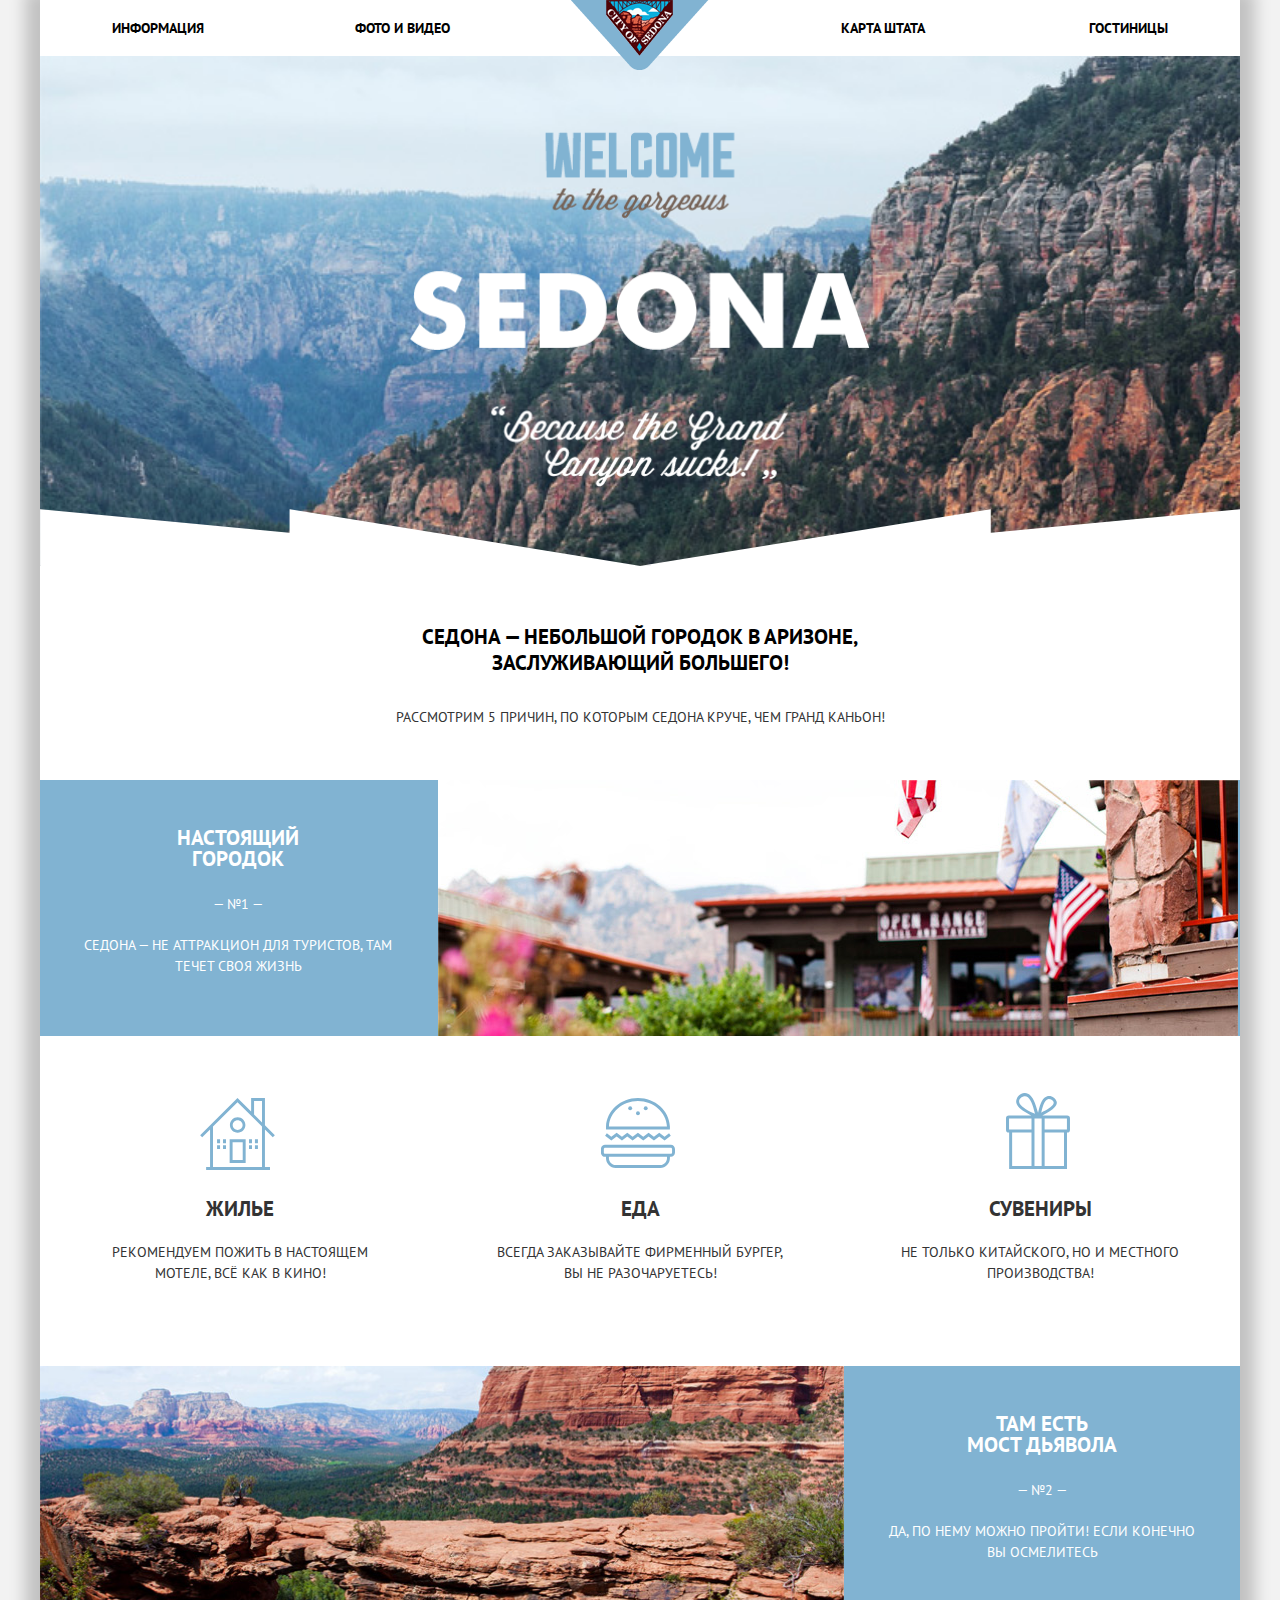
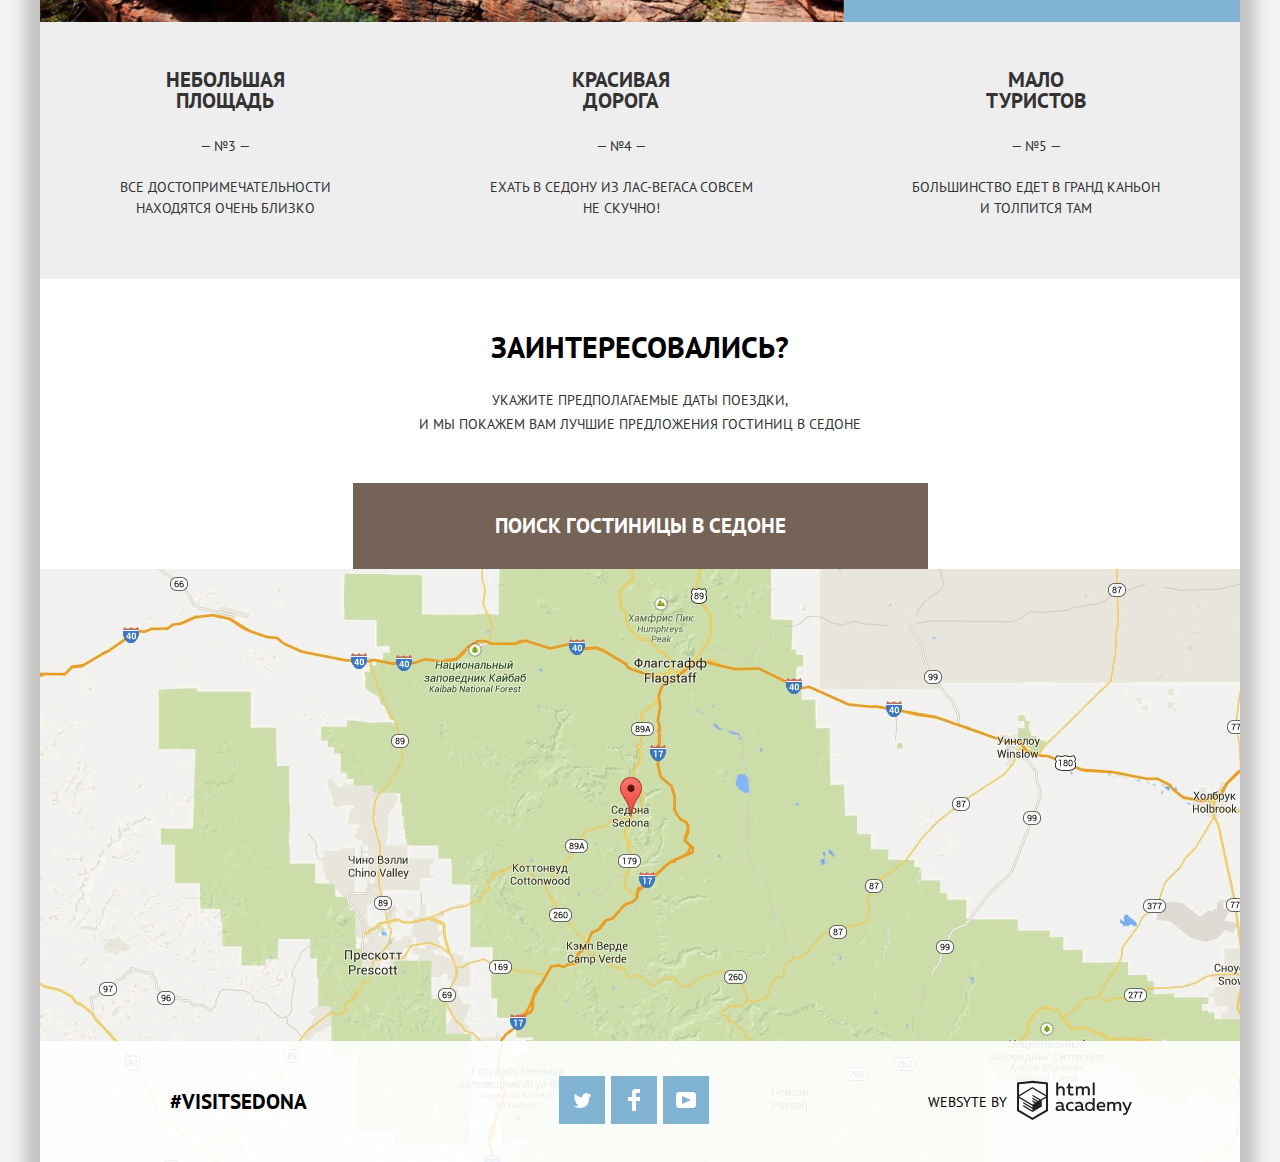
<file: index.html>
<!DOCTYPE html>
<html lang="ru">
  <head>
    <meta charset="UTF-8">
    <title>Sedona</title>
    <link href="https://fonts.googleapis.com/css?family=PT+Sans:400,700&amp;subset=latin,cyrillic" rel="stylesheet">
    <link href="css/normalize.css" rel="stylesheet">
    <link href="css/style.css" rel="stylesheet">
  </head>
  <body>
    <div class="wrapper-shadow">
      <header class="main-header">
        <nav class="main-navigation">
          <a class="main-header-logo">
            <img src="img/logo.png"  width="138" height="70" alt="Логотип Седоны">
          </a>
          <ul class="site-navigation">
            <li class="site-navigation-item">
              <a href="info.html">Информация</a>
            </li>
            <li class="site-navigation-item">
              <a href="foto-video.html">Фото и видео</a>
            </li>
            <li class="site-navigation-item">
              <a href="map.html">Карта штата</a>
            </li>
            <li class="site-navigation-item">
              <a href="hotels.html">Гостиницы</a>
            </li>
          </ul>
        </nav>
      </header>
      <main>
        <h1 class="visually-hidden">Седона</h1>
        <div class="invitation">
          <img class="main-photo" src="img/welcome.png"  width="460" height="355" alt="Welcome to Sedona">
        </div>
        <div class="entry">
          <p class="intro">Седона — небольшой городок в Аризоне,<br>
            заслуживающий большего!
          </p>
          <p class="caption">Рассмотрим 5 причин, по которым Седона круче, чем гранд каньон!
          </p>
        </div>
        <section class="features">
          <h2 class="visually-hidden">Преимущества</h2>
          <ul class="features-list">
            <li class="features-item feature-city">
              <div class="description">
                <h3 class="feature-title">Настоящий<br>
                  городок
                </h3>
                <span class="number">— №1 —</span>
                <p class="definition">Седона — не аттракцион для туристов,
                  там течет своя жизнь
                </p>
              </div>
              <div class="portrait portrait-1">
                <img src="img/city-768.jpg" width="800" height="400" alt="Городок">
              </div>
            </li>
            <li class="offers-list">
              <div class="offers-item">
                <h3 class="offer-title offer-house">Жилье</h3>
                <p class="offer-reclame">Рекомендуем пожить в настоящем<br>
                  мотеле, всё как в кино!
                </p>
              </div>
              <div class="offers-item">
                <h3 class="offer-title offer-food">Еда</h3>
                <p class="offer-reclame">Всегда заказывайте фирменный бургер,<br>
                  вы не разочаруетесь!
                </p>
              </div>
              <div class="offers-item">
                <h3 class="offer-title offer-souvenirs">Сувениры</h3>
                <p class="offer-reclame">Не только китайского, но и местного<br>
                  производства!
                </p>
              </div>
            </li>
            <li class="features-item feature-bridge">
              <div class="description">
                <h3 class="feature-title">Там есть<br>
                  мост дьявола
                </h3>
                <span class="number">— №2 —</span>
                <p class="definition">Да, по нему можно пройти! Если конечно<br>
                  вы осмелитесь
                </p>
              </div>
              <div>
                <img class="portrait portrait-2" src="img/bridge-768.jpg"  width="800" height="400" alt="Мост">
              </div>
            </li>
            <li class="features-item add-on">
              <div class="feature-square">
                <div class="description">
                  <h3 class="feature-title">Небольшая<br>
                    площадь
                  </h3>
                  <span class="number">— №3 —</span>
                  <p class="definition">Все достопримечательности<br>
                    находятся очень близко
                  </p>
                </div>
              </div>
              <div class="feature-road">
                <div class="description">
                  <h3 class="feature-title">Красивая<br>
                    дорога
                  </h3>
                  <span class="number">— №4 —</span>
                  <p class="definition">Ехать в Седону из Лас-Вегаса совсем<br>
                    не скучно!
                  </p>
                </div>
              </div>
              <div class="feature-tourist">
                <div class="description">
                  <h3 class="feature-title">Мало<br>
                    туристов
                  </h3>
                  <span class="number">— №5 —</span>
                  <p class="definition">Большинство едет в Гранд Каньон<br>
                    и толпится там
                  </p>
                </div>
              </div>
            </li>
          </ul>
        </section>
        <section class="modal-data-current">
          <h2 class="modal-title">Заинтересовались?</h2>
          <p class="modal-tip">Укажите предполагаемые даты поездки,<br>
            и мы покажем вам лучшие предложения гостиниц в Седоне
          </p>
          <a class="button modal-close" href="form.html">
          <span class="visually-hidden">Открыть форму</span>
          Поиск гостиницы в Седоне
          </a>
          <form class="modal modal-show" action="https://echo.htmlacademy.ru" method="get">
            <div class="date-selection">
              <div class="modal-form-group arrival">
                <label for="arrival-date">Дата заезда:</label>
                <input class="select-arrival" id="arrival-date" type="text" name="arrival-date" value="" placeholder="24 апреля 2017">
                <button class="calendar" type="button">
                  <span class="visually-hidden">Выбрать дату заезда</span>
                  <svg xmlns="http://www.w3.org/2000/svg" width="21" height="22" viewBox="0 0 21 22">
                    <path d="M19.251 2.025h-2.845V.648c0-.381-.294-.689-.656-.689-.363 0-.656.308-.656.689v1.377h-3.938V.648c0-.381-.294-.689-.655-.689-.363 0-.657.308-.657.689v1.377H5.906V.648c0-.381-.294-.689-.656-.689-.363 0-.657.308-.657.689v1.377H1.75C.784 2.025 0 2.847 0 3.862v16.302C0 21.179.784 22 1.75 22h17.501c.966 0 1.749-.821 1.749-1.836V3.862c0-1.015-.783-1.837-1.749-1.837zm.437 18.139a.448.448 0 0 1-.437.459H1.75a.45.45 0 0 1-.438-.459V3.862a.45.45 0 0 1 .438-.459h2.844v1.378c0 .381.294.689.657.689.362 0 .656-.308.656-.689V3.403h3.938v1.378c0 .381.294.689.657.689.361 0 .655-.308.655-.689V3.403h3.938v1.378c0 .381.293.689.656.689.362 0 .656-.308.656-.689V3.403h2.845c.241 0 .437.206.437.459v16.302z"/>
                    <path d="M4.594 8.225h2.625v2.066H4.594zM4.594 11.668h2.625v2.067H4.594zM4.594 15.112h2.625v2.066H4.594zM9.188 15.112h2.625v2.066H9.188zM9.188 11.668h2.625v2.067H9.188zM9.188 8.225h2.625v2.066H9.188zM13.781 15.112h2.625v2.066h-2.625zM13.781 11.668h2.625v2.067h-2.625zM13.781 8.225h2.625v2.066h-2.625z"/>
                  </svg>
                </button>
              </div>
              <div class="modal-form-group departure">
                <label for="departure-date">Дата выезда:</label>
                <input class="select-departure" id="departure-date" type="text" name="departure-date" value="" placeholder="4 июля 2017">
                <button class="calendar" type="button">
                  <span class="visually-hidden">Выбрать дату выезда</span>
                  <svg xmlns="http://www.w3.org/2000/svg" width="21" height="22" viewBox="0 0 21 22">
                    <path d="M19.251 2.025h-2.845V.648c0-.381-.294-.689-.656-.689-.363 0-.656.308-.656.689v1.377h-3.938V.648c0-.381-.294-.689-.655-.689-.363 0-.657.308-.657.689v1.377H5.906V.648c0-.381-.294-.689-.656-.689-.363 0-.657.308-.657.689v1.377H1.75C.784 2.025 0 2.847 0 3.862v16.302C0 21.179.784 22 1.75 22h17.501c.966 0 1.749-.821 1.749-1.836V3.862c0-1.015-.783-1.837-1.749-1.837zm.437 18.139a.448.448 0 0 1-.437.459H1.75a.45.45 0 0 1-.438-.459V3.862a.45.45 0 0 1 .438-.459h2.844v1.378c0 .381.294.689.657.689.362 0 .656-.308.656-.689V3.403h3.938v1.378c0 .381.294.689.657.689.361 0 .655-.308.655-.689V3.403h3.938v1.378c0 .381.293.689.656.689.362 0 .656-.308.656-.689V3.403h2.845c.241 0 .437.206.437.459v16.302z"/>
                    <path d="M4.594 8.225h2.625v2.066H4.594zM4.594 11.668h2.625v2.067H4.594zM4.594 15.112h2.625v2.066H4.594zM9.188 15.112h2.625v2.066H9.188zM9.188 11.668h2.625v2.067H9.188zM9.188 8.225h2.625v2.066H9.188zM13.781 15.112h2.625v2.066h-2.625zM13.781 11.668h2.625v2.067h-2.625zM13.781 8.225h2.625v2.066h-2.625z"/>
                  </svg>
                </button>
              </div>
              <div class="input-wrapper">
                <div class="modal-form-group">
                  <label for="adults">Взрослые:</label>
                  <div class="adults">
                    <button class="minus" type="button">
                      <span class="visually-hidden">Убавить</span>
                    </button>
                    <input class="select-adults" id="adults" type="text" name="adults" value="" placeholder="2">
                    <button class="plus" type="button">
                      <span class="visually-hidden">Добавить</span>
                    </button>
                  </div>
                </div>
                <div class="modal-form-group">
                  <label for="children">Дети:</label>
                  <div class="child">
                    <button class="minus" type="button">
                      <span class="visually-hidden">Убавить</span>
                    </button>
                    <input class="select-child" id="children" type="text" name="children" value="" placeholder="0">
                    <button class="plus" type="button">
                      <span class="visually-hidden">Добавить</span>
                    </button>
                  </div>
                </div>
              </div>
              <button class="button search" type="submit">Найти</button>
            </div>
          </form>
        </section>
        <section class="map">
          <h2 class="visually-hidden">Как до нас добраться</h2>
          <iframe class="interactive-map" src="https://www.google.com/maps/embed?pb=!1m18!1m12!1m3!1d608767.4521185086!2d-112.50687434912003!3d35.02525528087338!2m3!1f0!2f0!3f0!3m2!1i1024!2i768!4f13.1!3m3!1m2!1s0x872da132f942b00d%3A0x5548c523fa6c8efd!2z0KHQtdC00L7QvdCwLCDQkNGA0LjQt9C-0L3QsCA4NjMzNiwg0KHQqNCQ!5e0!3m2!1sru!2sru!4v1530253724394"  width="1200" height="593" allowfullscreen>
          </iframe>
          <img src="img/map.png"  width="1200" height="593" alt="Карта">
        </section>
      </main>
      <footer class="main-footer">
        <div class="main-page footer-wrapper">
          <span class="inviting">#visitsedona</span>
          <div class="social">
            <ul class="social-list">
              <li>
                <a class="social-btn" href="#twitter">
                  <span class="visually-hidden">Твиттер</span>
                  <svg xmlns="http://www.w3.org/2000/svg" xmlns:xlink="http://www.w3.org/1999/xlink" width="17" height="15" viewBox="0 0 17 15">
                    <path fill="#FFF" d="M10.95.144c1.685-.496 2.984.27 3.577 1.179.673-.231 1.331-.481 2.011-.708a2.345 2.345 0 0 1-.857 1.768c.685.17 1.304-.491 1.304-.491-.169 1-1.006 1.788-1.563 2.024-.231 6.75-3.175 11.217-10.077 11.082h-.446c-.41 0-4.164-.46-4.898-1.887 2.271.196 3.893-.422 4.693-1.177-.96-.3-2.679-.477-2.979-2.95.349.106.564.228 1.19.119C1.705 8.247.374 7.53.448 5.33c.285.328 1.067.536 1.34.472C1.085 5.561-.182 2.442.894.85c1.818 1.854 3.735 3.606 7.152 3.773C8.254 2.33 9.183.793 10.95.144z"/>
                  </svg>
                </a>
              </li>
              <li>
                <a class="social-btn" href="#fb">
                  <span class="visually-hidden">Фейсбук</span>
                  <svg xmlns="http://www.w3.org/2000/svg" width="12" height="22" viewBox="0 0 12 22">
                    <path fill="#FFF" d="M12 4V0H8a4 4 0 0 0-4 4v4H0v4h4v10h4V12h4V8H8V4h4z"/>
                  </svg>
                </a>
              </li>
              <li>
                <a class="social-btn" href="#youtube">
                  <span class="visually-hidden">Ютуб</span>
                  <svg xmlns="http://www.w3.org/2000/svg" xmlns:xlink="http://www.w3.org/1999/xlink" width="20" height="16" viewBox="0 0 20 16">
                    <path fill="#FFF" d="M17 0H3C1.35 0 0 1.35 0 3v10c0 1.65 1.35 3 3 3h14c1.65 0 3-1.35 3-3V3c0-1.65-1.35-3-3-3zM6.027 11.998V4.002L15.014 8l-8.987 3.998z"/>
                  </svg>
                </a>
              </li>
            </ul>
          </div>
          <div class="footer-copyright">
            <span class="copyright">websyte by</span>
            <a class="link" href="https://htmlacademy.ru/intensive/htmlcss" >
              <svg id="Layer_1" data-name="Layer 1" xmlns="http://www.w3.org/2000/svg"  width="115" height="41" viewBox="0 0 108.08 36.85">
                <title>Логотип htmlacademy</title>
                <path d="M44.61,26.88a2,2,0,0,0,.55-0.1v1.33a3.25,3.25,0,0,1-1.18.21,1.67,1.67,0,0,1-1.67-1,4.84,4.84,0,0,1-3.14,1.08c-1.51,0-2.91-.83-2.91-2.55,0-2.13,2-2.79,3.71-2.79a11.08,11.08,0,0,1,2.17.25v-0.3c0-1-.76-1.77-2.19-1.77a7.42,7.42,0,0,0-3,.64v-1.7a10.21,10.21,0,0,1,3.19-.55c2.36,0,3.81,1.12,3.81,3.65v3a0.54,0.54,0,0,0,.49.59h0.17Zm-6.44-1.13A1.35,1.35,0,0,0,39.63,27h0.11a3.39,3.39,0,0,0,2.41-1V24.58a9.72,9.72,0,0,0-1.81-.21c-1,0-2.16.33-2.16,1.38h0Zm12.36-6.11a5,5,0,0,1,2.57.64V22a4.08,4.08,0,0,0-2.3-.7,2.75,2.75,0,1,0,0,5.49,5,5,0,0,0,2.43-.64v1.71a6.27,6.27,0,0,1-2.76.57A4.21,4.21,0,0,1,46,24.51q0-.21,0-0.41a4.32,4.32,0,0,1,4.18-4.46h0.38Zm12.17,7.24a2,2,0,0,0,.55-0.1v1.33a3.25,3.25,0,0,1-1.18.21,1.67,1.67,0,0,1-1.67-1,4.84,4.84,0,0,1-3.14,1.08c-1.51,0-2.91-.83-2.91-2.55,0-2.13,2-2.79,3.71-2.79a11.08,11.08,0,0,1,2.17.25v-0.3c0-1-.76-1.77-2.19-1.77a7.42,7.42,0,0,0-3,.64v-1.7a10.21,10.21,0,0,1,3.19-.55c2.36,0,3.81,1.12,3.81,3.65v3a0.54,0.54,0,0,0,.49.59h0.17Zm-6.44-1.13A1.35,1.35,0,0,0,57.73,27h0.11a3.39,3.39,0,0,0,2.41-1V24.58a9.72,9.72,0,0,0-1.81-.21c-1.06,0-2.16.33-2.16,1.38h0ZM73,16V28.2H71.35V26.88a3.88,3.88,0,0,1-3.19,1.54,4.4,4.4,0,0,1,0-8.78,3.81,3.81,0,0,1,3,1.3V16H73Zm-4.53,5.22a2.76,2.76,0,1,0,0,5.52A2.86,2.86,0,0,0,71.15,25V23A2.91,2.91,0,0,0,68.49,21.27ZM79,19.64c3.31,0,4.46,2.68,3.92,5.09H76.7c0.21,1.5,1.67,2.11,3.19,2.11a6.11,6.11,0,0,0,2.64-.59v1.6a7.14,7.14,0,0,1-3,.57C77,28.42,74.78,27,74.78,24a4.18,4.18,0,0,1,4-4.39H79Zm0.09,1.54a2.28,2.28,0,0,0-2.44,2.1v0.06H81.3A2,2,0,0,0,79.13,21.18Zm5.73,7V19.87h1.65v1a3.81,3.81,0,0,1,2.78-1.27A2.86,2.86,0,0,1,91.89,21a4.12,4.12,0,0,1,2.91-1.33A3.06,3.06,0,0,1,98,23V28.2h-1.9V23.05a1.59,1.59,0,0,0-1.42-1.75H94.42a2.8,2.8,0,0,0-2.07,1.12V28.2h-1.9V23.05A1.59,1.59,0,0,0,89,21.31H88.8a3,3,0,0,0-2.21,1.29v5.63H84.86Zm21.31-8.33h1.9l-3.91,9.46c-0.9,2.17-2.09,2.86-3.35,2.86a4.76,4.76,0,0,1-1.1-.14V30.46a2.86,2.86,0,0,0,.85.12c0.9,0,1.58-.64,2.07-1.9l0.17-.42-4-8.4h2l2.86,6.29ZM38.73,1.46V6.22a3.81,3.81,0,0,1,2.7-1.14,3.25,3.25,0,0,1,3.44,3.4v5.15H43V8.72a1.81,1.81,0,0,0-1.61-2h-0.3a2.93,2.93,0,0,0-2.32,1.39v5.52h-1.9V1.46h1.9ZM49.94,2.31v3h3V6.91h-3v3.81c0,1.1.5,1.46,1.58,1.46a4.49,4.49,0,0,0,1.69-.33v1.6A6.8,6.8,0,0,1,51,13.8a2.55,2.55,0,0,1-2.86-2.74V6.89H46.58V5.26h1.5V2.74Zm5.4,11.31V5.28H57v1A3.81,3.81,0,0,1,59.77,5a2.86,2.86,0,0,1,2.6,1.33A4.12,4.12,0,0,1,65.28,5,3.06,3.06,0,0,1,68.44,8.4v5.21h-1.9V8.46a1.59,1.59,0,0,0-1.42-1.75H64.89a2.8,2.8,0,0,0-2.07,1.12v5.78h-1.9V8.46A1.59,1.59,0,0,0,59.5,6.71H59.27A3,3,0,0,0,57.06,8v5.63H55.34ZM71.17,1.45H73V13.6H71.17V1.45ZM14.71,0H14.55L0,1.54V28.21l14.55,8.66,14.55-8.66V1.54Zm12.5,27.1L14.55,34.64,1.9,27.12V16.18l12.59,7.5V25L5.86,19.9v1.31l8.68,5.21v1.39L5.87,22.65V24l8.68,5.21,8.75-5.24V18.31L27.2,16V27.12Zm0-12.53-3.48,2-1.6,1L14.51,13v1.31L21,18.23H21l-0.14.09-1,.54-5.37-3.2V17l4.24,2.52-1,.67-3.2-1.9v1.31l2.1,1.24L14.5,22.1,2,14.65,14.51,7.11Zm0-1.32L14.49,5.76,1.91,13.25v-10L14.56,1.92,27.21,3.25v10h0Z" transform="translate(0 -0.02)" fill="#231f20"/>
              </svg>
            </a>
          </div>
        </div>
      </footer>
    </div>
    <script src="js/file.min.js"></script>
  </body>
</html>
</file>
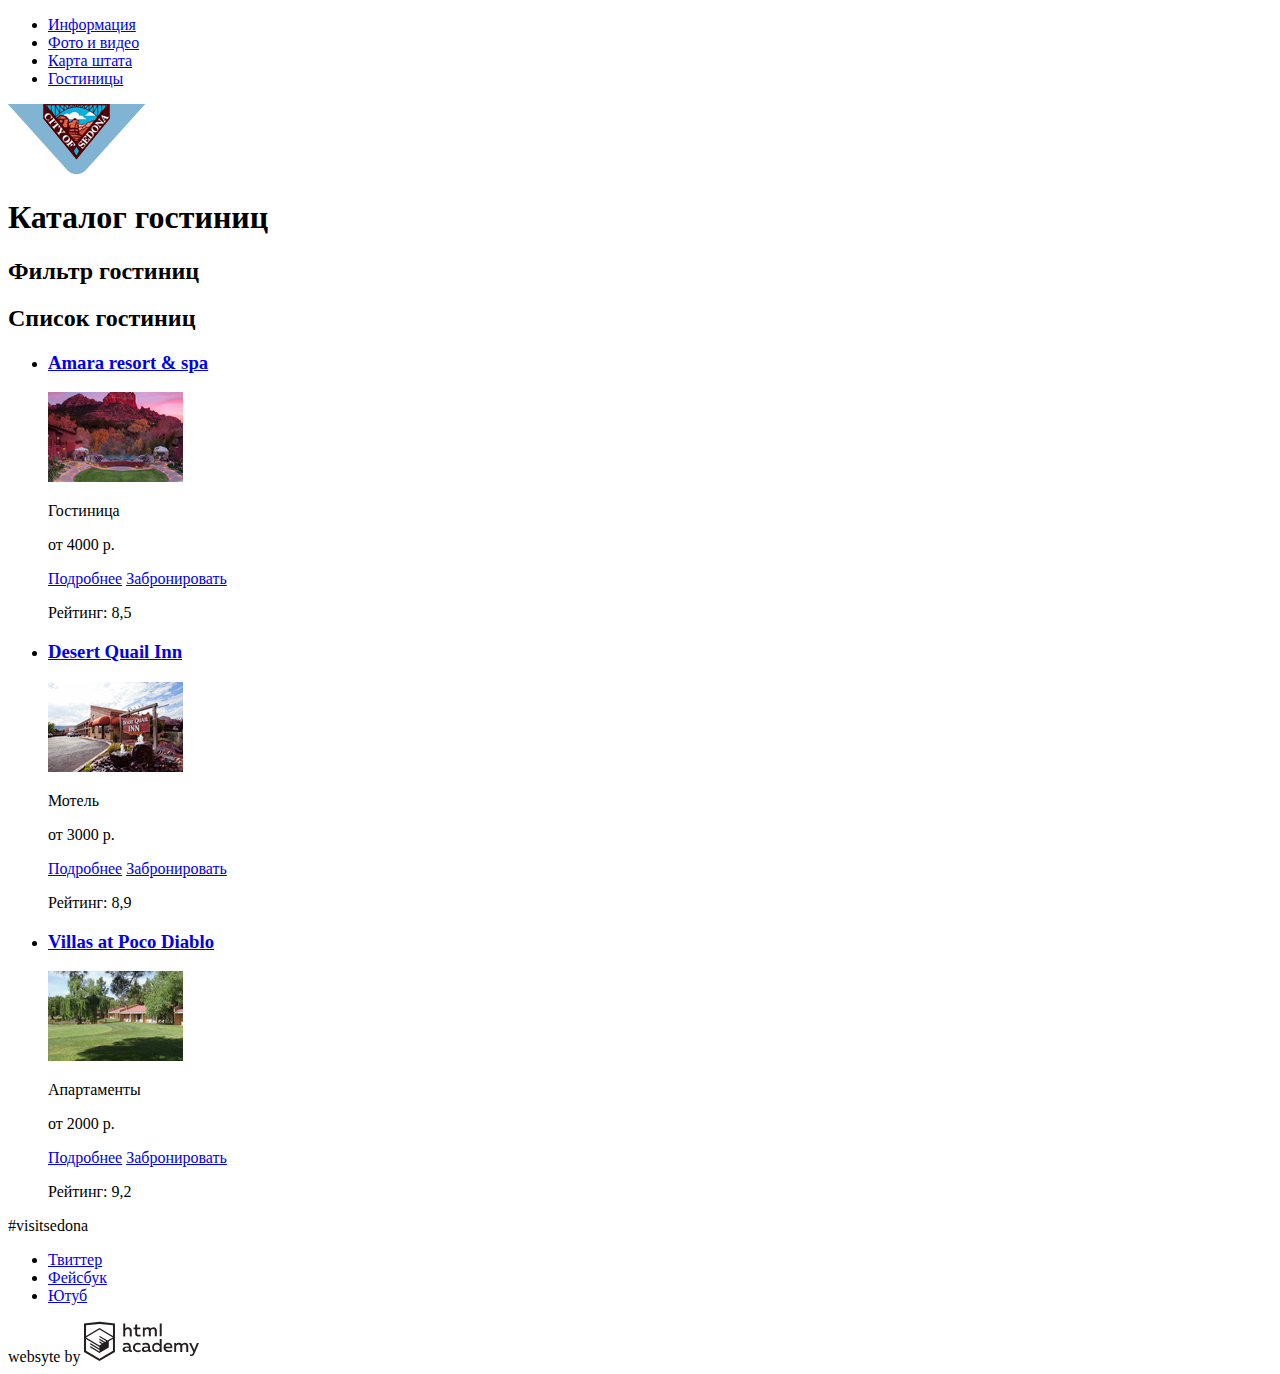
<file: catalog.html>
<!DOCTYPE html>
<html lang="ru">
<head>
	<meta charset="UTF-8">
	<title>Sedona hotels</title>
</head>

<body>

	<header class="main-header">
		
		<nav class="main-navigation">

			<ul class="site-navigation">
				<li><a href="info.html">Информация</a></li>
				<li><a href="foto-video.html">Фото и видео</a></li>
				<li><a href="maps.html">Карта штата</a></li>
				<li class="site-navigation-current"><a href="hotels.html">Гостиницы</a></li>
			</ul>
		<a href="index.html" class="main-header-logo">
		<img src="img/logo.png"  alt="Логотип Седоны" width="138" height="70">
		</a>

		</nav>
	</header>

	<main class="container">
		<h1 class="visually-hidden">Каталог гостиниц</h1>

		<section class="filters">
		<h2 class="visually-hidden">Фильтр гостиниц</h2>
			<!--Здесь будет форма-->
			<div class="sort">
			<!--Здесь будет форма-->
		</div>
		</section>

		<section class="catalog">
			<h2 class="visually-hidden">Список гостиниц</h2>

			<ul class="catalog-list">

				<li class="catalog-item">
					<h3 class="hotel-name">
						<a href="catalog-item.html">Amara resort & spa</a>
					</h3>
				<a href="catalog-item.html">
					<img src="img/amara.jpg" alt="Amara resort & spa" width="135" height="90">
				</a>
				<p class="place">Гостиница</p>
				<p class="price">от 4000 р.</p>
					<a href="#" class="btn btn-info">Подробнее</a>
            		<a href="#" class="btn btn-boking">Забронировать</a>
				<p class="rating">Рейтинг: 8,5</p>
			</li>

			<li class="catalog-item">
				<h3 class="hotel-name">
					<a href="catalog-item.html">Desert Quail Inn</a>
				</h3>
				<a href="catalog-item.html">
				<img src="img/desert.jpg" alt="Desert Quail Inn" width="135" height="90">
			</a>
				<p class="place">Мотель</p>
				<p class="price">от 3000 р.</p>
					
					<a href="#" class="btn btn-info">Подробнее</a>
            		<a href="#" class="btn btn-boking">Забронировать</a>
				<p class="rating">Рейтинг: 8,9</p>
			</li>

			<li class="catalog-item">
				<h3 class="hotel-name">
					<a href="catalog-item.html">Villas at Poco Diablo</a>
				</h3>
				<a href="catalog-item.html">
				<img src="img/villas.jpg" alt="Villas at Poco Diablo" width="135" height="90">
				</a>
				<p class="place">Апартаменты</p>
				<p class="price">от 2000 р.</p>
					
					<a href="#" class="btn btn-info">Подробнее</a>
            		<a href="#" class="btn btn-boking">Забронировать</a>
				<p class="rating">Рейтинг: 9,2</p>
			</li>
			</ul>
		</section>



	</main>
	
	<footer class="main-footer">

		<span>#visitsedona</span>
		
		<div class="social">
			<ul>
			<li><a class="social-button" href="#">Твиттер</a></li>
			<li><a class="social-button" href="#">Фейсбук</a></li>
			<li><a class="social-button" href="#">Ютуб</a></li>
			</ul>
		</div>
		<span>websyte by</span>
		<a href="https://htmlacademy.ru/intensive/htmlcss"  class="main-footer-logo"><img src="img/logo-htmlacademy.svg"  alt="Логотип HTMLAcademy" width="115" height="41">
		</a>

	</footer>
</body>
</html>
</file>
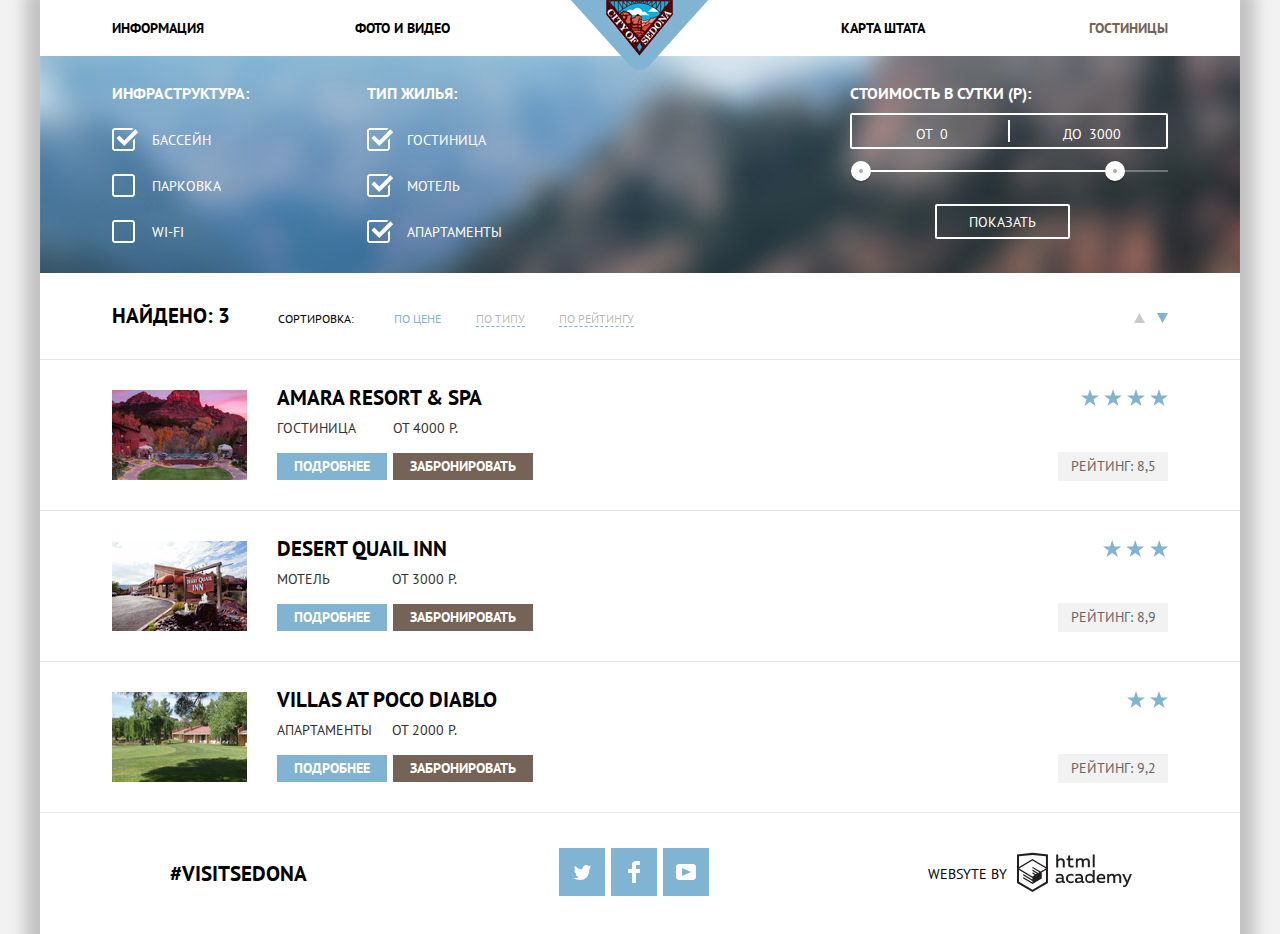
<file: hotels.html>
<!DOCTYPE html>
<html lang="ru">
  <head>
    <meta charset="UTF-8">
    <title>Sedona hotels</title>
    <link href="https://fonts.googleapis.com/css?family=PT+Sans:400,700&amp;subset=latin,cyrillic" rel="stylesheet">
    <link href="css/normalize.css" rel="stylesheet">
    <link href="css/style.min.css" rel="stylesheet">
  </head>
  <body>
    <div class="wrapper-shadow">
      <header class="main-header">
        <nav class="main-navigation">
          <a class="main-header-logo" href="index.html">
          <img src="img/logo.png"  width="138" height="70" alt="Логотип Седоны">
          </a>
          <ul class="site-navigation">
            <li class="site-navigation-item">
              <a href="info.html">Информация</a>
            </li>
            <li class="site-navigation-item">
              <a href="foto-video.html">Фото и видео</a>
            </li>
            <li class="site-navigation-item">
              <a href="maps.html">Карта штата</a>
            </li>
            <li class="site-navigation-item site-navigation-current">Гостиницы</li>
          </ul>
        </nav>
      </header>
      <main>
        <h1 class="visually-hidden">Каталог гостиниц</h1>
        <section class="filters">
          <h2 class="visually-hidden">Фильтр гостиниц</h2>
          <form class="filter" action="https://echo.htmlacademy.ru" method="get">
            <div class="facilities">
              <h3 class="filter-title">Инфраструктура:</h3>
              <ul class="filter-list">
                <li class="filter-item">
                  <input class="visually-hidden filter-input filter-input-checkbox" id="pool" type="checkbox" name="pool" checked>
                  <label for="pool">Бассейн</label>
                </li>
                <li class="filter-item">
                  <input class="visually-hidden filter-input filter-input-checkbox" id="parking" type="checkbox" name="parking">
                  <label for="parking">Парковка</label>
                </li>
                <li class="filter-item">
                  <input class="visually-hidden filter-input filter-input-checkbox" id="Wi-Fi" type="checkbox" name="Wi-Fi">
                  <label for="Wi-Fi" >Wi-Fi</label>
                </li>
              </ul>
            </div>
            <div class="hotels">
              <h3 class="filter-title">Тип жилья:</h3>
              <ul class="filter-list">
                <li class="filter-item">
                  <input class="visually-hidden filter-input filter-input-checkbox" id="hotel" type="checkbox" name="hotel" checked>
                  <label for="hotel">Гостиница</label>
                </li>
                <li class="filter-item">
                  <input class="visually-hidden filter-input filter-input-checkbox" id="motel" type="checkbox" name="motel" checked>
                  <label for="motel">Мотель</label>
                </li>
                <li class="filter-item">
                  <input class="visually-hidden filter-input filter-input-checkbox" id="apartments" type="checkbox" name="apartments" checked>
                  <label for="apartments">Апартаменты</label>
                </li>
              </ul>
            </div>
            <div class="value">
              <h3 class="filter-title">Стоимость в сутки (р):</h3>
              <div class="price-controls">
                <label class="min-price" for="min-price">от</label>
                <input id="min-price" type="text" name="min-price" placeholder="0">
                <label class="max-price" for="max-price">до</label>
                <input id="max-price" type="text" name="max-price" placeholder="3000">
              </div>
              <div class="range-controls">
                <div class="scale">
                  <div class="bar"></div>
                </div>
                <div class="range-toggle range-toggle-min"></div>
                <div class="range-toggle range-toggle-max"></div>
              </div>
              <button class="filter-button" type="submit" >Показать</button>
            </div>
          </form>
        </section>
        <div class="catalog-header">
          <div class="sort">
            <p class="total">Найдено: 3</p>
            <p class="title">Сортировка:</p>
            <ul class="sort-list">
              <li class="sort-item-current">По цене</li>
              <li class="sort-item">
                <a href="#type">По типу</a>
              </li>
              <li class="sort-item">
                <a href="#rating">По рейтингу</a>
              </li>
            </ul>
          </div>
          <div class="switch">
            <div class="switch-up">
              <a href="#">
                <span class="visually-hidden">По возрастанию</span>
                <svg version="1.1" id="Layer_1" xmlns="http://www.w3.org/2000/svg" xmlns:xlink="http://www.w3.org/1999/xlink" x="0px" y="0px"
                  width="11px" height="10px" viewBox="0 0 11 10" enable-background="new 0 0 11 10" xml:space="preserve">
                  <polygon fill="#cacaca" points="5.5,0 0,10 11,10 "/>
                </svg>
              </a>
            </div>
            <div class="switch-down switch-current">
              <a href="#">
                <span class="visually-hidden">По убыванию</span>
                <svg xmlns="http://www.w3.org/2000/svg" width="11" height="10" viewBox="0 0 11 10">
                  <path fill="#cacaca" d="M5.5 10L0 0h11"/>
                </svg>
              </a>
            </div>
          </div>
        </div>
        <section class="catalog">
          <h2 class="visually-hidden">Список гостиниц</h2>
          <ul class="catalog-list">
            <li class="catalog-item">
              <div class="catalog-item-image">
                <a href="catalog-item.html">
                <img src="img/amara.jpg" width="135" height="90" alt="Amara resort & spa">
                </a>
              </div>
              <div class="information">
                <h3 class="hotel-name">
                  <a href="catalog-item.html">Amara resort & spa</a>
                </h3>
                <p class="first">
                  <span class="place">Гостиница</span>
                  <span class="price">от 4000 р.</span>
                </p>
                <p>
                  <a class="btn btn-info" href="#info">Подробнее</a>
                  <a class="btn btn-booking" href="#book">Забронировать</a>
                </p>
              </div>
              <div class="ratings-item">
                <div class="star-rating">
                  <span class="visually-hidden">Количество звезд отеля</span>
                </div>
                <p>Рейтинг: 8,5</p>
              </div>
            </li>
            <li class="catalog-item">
              <div class="catalog-item-image">
                <a href="catalog-item.html">
                <img src="img/desert.jpg" width="135" height="90" alt="Desert Quail Inn">
                </a>
              </div>
              <div class="information">
                <h3 class="hotel-name">
                  <a href="catalog-item.html">Desert Quail Inn</a>
                </h3>
                <p>
                  <span class="place">Мотель</span>
                  <span class="price">от 3000 р.</span>
                </p>
                <p>
                  <a class="btn btn-info" href="#info">Подробнее</a>
                  <a class="btn btn-booking" href="#book">Забронировать</a>
                </p>
              </div>
              <div class="ratings-item">
                <div class="star-rating star-rating-1">
                  <span class="visually-hidden">Количество звезд отеля</span>
                </div>
                <p>Рейтинг: 8,9</p>
              </div>
            </li>
            <li class="catalog-item">
              <div class="catalog-item-image">
                <a href="catalog-item.html">
                <img src="img/villas.jpg" width="135" height="90" alt="Villas at Poco Diablo">
                </a>
              </div>
              <div class="information">
                <h3 class="hotel-name">
                  <a href="catalog-item.html">Villas at Poco Diablo</a>
                </h3>
                <p>
                  <span class="place">Апартаменты</span>
                  <span class="price">от 2000 р.</span>
                </p>
                <p>
                  <a class="btn btn-info" href="#info">Подробнее</a>
                  <a class="btn btn-booking" href="#book">Забронировать</a>
                </p>
              </div>
              <div class="ratings-item">
                <div class="star-rating star-rating-2">
                  <span class="visually-hidden">Количество звезд отеля</span>
                </div>
                <p>Рейтинг: 9,2</p>
              </div>
            </li>
          </ul>
        </section>
      </main>
      <footer class="main-footer">
        <div class="footer-wrapper">
          <span class="inviting">#visitsedona</span>
          <div class="social">
            <ul class="social-list">
              <li>
                <a class="social-btn" href="#twitter">
                  <span class="visually-hidden">Твиттер</span>
                  <svg xmlns="http://www.w3.org/2000/svg" xmlns:xlink="http://www.w3.org/1999/xlink" width="17" height="15" viewBox="0 0 17 15">
                    <path fill="#FFF" d="M10.95.144c1.685-.496 2.984.27 3.577 1.179.673-.231 1.331-.481 2.011-.708a2.345 2.345 0 0 1-.857 1.768c.685.17 1.304-.491 1.304-.491-.169 1-1.006 1.788-1.563 2.024-.231 6.75-3.175 11.217-10.077 11.082h-.446c-.41 0-4.164-.46-4.898-1.887 2.271.196 3.893-.422 4.693-1.177-.96-.3-2.679-.477-2.979-2.95.349.106.564.228 1.19.119C1.705 8.247.374 7.53.448 5.33c.285.328 1.067.536 1.34.472C1.085 5.561-.182 2.442.894.85c1.818 1.854 3.735 3.606 7.152 3.773C8.254 2.33 9.183.793 10.95.144z"/>
                  </svg>
                </a>
              </li>
              <li>
                <a class="social-btn" href="#fb">
                  <span class="visually-hidden">Фейсбук</span>
                  <svg xmlns="http://www.w3.org/2000/svg" width="12" height="22" viewBox="0 0 12 22">
                    <path fill="#FFF" d="M12 4V0H8a4 4 0 0 0-4 4v4H0v4h4v10h4V12h4V8H8V4h4z"/>
                  </svg>
                </a>
              </li>
              <li>
                <a class="social-btn" href="#youtube">
                  <span class="visually-hidden">Ютуб</span>
                  <svg xmlns="http://www.w3.org/2000/svg" xmlns:xlink="http://www.w3.org/1999/xlink" width="20" height="16" viewBox="0 0 20 16">
                    <path fill="#FFF" d="M17 0H3C1.35 0 0 1.35 0 3v10c0 1.65 1.35 3 3 3h14c1.65 0 3-1.35 3-3V3c0-1.65-1.35-3-3-3zM6.027 11.998V4.002L15.014 8l-8.987 3.998z"/>
                  </svg>
                </a>
              </li>
            </ul>
          </div>
          <div class="footer-copyright">
            <span class="copyright">websyte by</span>
            <a class="link" href="https://htmlacademy.ru/intensive/htmlcss">
              <svg id="Layer-1" data-name="Layer 1" xmlns="http://www.w3.org/2000/svg"  width="115" height="41" viewBox="0 0 108.08 36.85">
                <title>Логотип htmlacademy</title>
                <path d="M44.61,26.88a2,2,0,0,0,.55-0.1v1.33a3.25,3.25,0,0,1-1.18.21,1.67,1.67,0,0,1-1.67-1,4.84,4.84,0,0,1-3.14,1.08c-1.51,0-2.91-.83-2.91-2.55,0-2.13,2-2.79,3.71-2.79a11.08,11.08,0,0,1,2.17.25v-0.3c0-1-.76-1.77-2.19-1.77a7.42,7.42,0,0,0-3,.64v-1.7a10.21,10.21,0,0,1,3.19-.55c2.36,0,3.81,1.12,3.81,3.65v3a0.54,0.54,0,0,0,.49.59h0.17Zm-6.44-1.13A1.35,1.35,0,0,0,39.63,27h0.11a3.39,3.39,0,0,0,2.41-1V24.58a9.72,9.72,0,0,0-1.81-.21c-1,0-2.16.33-2.16,1.38h0Zm12.36-6.11a5,5,0,0,1,2.57.64V22a4.08,4.08,0,0,0-2.3-.7,2.75,2.75,0,1,0,0,5.49,5,5,0,0,0,2.43-.64v1.71a6.27,6.27,0,0,1-2.76.57A4.21,4.21,0,0,1,46,24.51q0-.21,0-0.41a4.32,4.32,0,0,1,4.18-4.46h0.38Zm12.17,7.24a2,2,0,0,0,.55-0.1v1.33a3.25,3.25,0,0,1-1.18.21,1.67,1.67,0,0,1-1.67-1,4.84,4.84,0,0,1-3.14,1.08c-1.51,0-2.91-.83-2.91-2.55,0-2.13,2-2.79,3.71-2.79a11.08,11.08,0,0,1,2.17.25v-0.3c0-1-.76-1.77-2.19-1.77a7.42,7.42,0,0,0-3,.64v-1.7a10.21,10.21,0,0,1,3.19-.55c2.36,0,3.81,1.12,3.81,3.65v3a0.54,0.54,0,0,0,.49.59h0.17Zm-6.44-1.13A1.35,1.35,0,0,0,57.73,27h0.11a3.39,3.39,0,0,0,2.41-1V24.58a9.72,9.72,0,0,0-1.81-.21c-1.06,0-2.16.33-2.16,1.38h0ZM73,16V28.2H71.35V26.88a3.88,3.88,0,0,1-3.19,1.54,4.4,4.4,0,0,1,0-8.78,3.81,3.81,0,0,1,3,1.3V16H73Zm-4.53,5.22a2.76,2.76,0,1,0,0,5.52A2.86,2.86,0,0,0,71.15,25V23A2.91,2.91,0,0,0,68.49,21.27ZM79,19.64c3.31,0,4.46,2.68,3.92,5.09H76.7c0.21,1.5,1.67,2.11,3.19,2.11a6.11,6.11,0,0,0,2.64-.59v1.6a7.14,7.14,0,0,1-3,.57C77,28.42,74.78,27,74.78,24a4.18,4.18,0,0,1,4-4.39H79Zm0.09,1.54a2.28,2.28,0,0,0-2.44,2.1v0.06H81.3A2,2,0,0,0,79.13,21.18Zm5.73,7V19.87h1.65v1a3.81,3.81,0,0,1,2.78-1.27A2.86,2.86,0,0,1,91.89,21a4.12,4.12,0,0,1,2.91-1.33A3.06,3.06,0,0,1,98,23V28.2h-1.9V23.05a1.59,1.59,0,0,0-1.42-1.75H94.42a2.8,2.8,0,0,0-2.07,1.12V28.2h-1.9V23.05A1.59,1.59,0,0,0,89,21.31H88.8a3,3,0,0,0-2.21,1.29v5.63H84.86Zm21.31-8.33h1.9l-3.91,9.46c-0.9,2.17-2.09,2.86-3.35,2.86a4.76,4.76,0,0,1-1.1-.14V30.46a2.86,2.86,0,0,0,.85.12c0.9,0,1.58-.64,2.07-1.9l0.17-.42-4-8.4h2l2.86,6.29ZM38.73,1.46V6.22a3.81,3.81,0,0,1,2.7-1.14,3.25,3.25,0,0,1,3.44,3.4v5.15H43V8.72a1.81,1.81,0,0,0-1.61-2h-0.3a2.93,2.93,0,0,0-2.32,1.39v5.52h-1.9V1.46h1.9ZM49.94,2.31v3h3V6.91h-3v3.81c0,1.1.5,1.46,1.58,1.46a4.49,4.49,0,0,0,1.69-.33v1.6A6.8,6.8,0,0,1,51,13.8a2.55,2.55,0,0,1-2.86-2.74V6.89H46.58V5.26h1.5V2.74Zm5.4,11.31V5.28H57v1A3.81,3.81,0,0,1,59.77,5a2.86,2.86,0,0,1,2.6,1.33A4.12,4.12,0,0,1,65.28,5,3.06,3.06,0,0,1,68.44,8.4v5.21h-1.9V8.46a1.59,1.59,0,0,0-1.42-1.75H64.89a2.8,2.8,0,0,0-2.07,1.12v5.78h-1.9V8.46A1.59,1.59,0,0,0,59.5,6.71H59.27A3,3,0,0,0,57.06,8v5.63H55.34ZM71.17,1.45H73V13.6H71.17V1.45ZM14.71,0H14.55L0,1.54V28.21l14.55,8.66,14.55-8.66V1.54Zm12.5,27.1L14.55,34.64,1.9,27.12V16.18l12.59,7.5V25L5.86,19.9v1.31l8.68,5.21v1.39L5.87,22.65V24l8.68,5.21,8.75-5.24V18.31L27.2,16V27.12Zm0-12.53-3.48,2-1.6,1L14.51,13v1.31L21,18.23H21l-0.14.09-1,.54-5.37-3.2V17l4.24,2.52-1,.67-3.2-1.9v1.31l2.1,1.24L14.5,22.1,2,14.65,14.51,7.11Zm0-1.32L14.49,5.76,1.91,13.25v-10L14.56,1.92,27.21,3.25v10h0Z" transform="translate(0 -0.02)" fill="#231f20"/>
              </svg>
            </a>
          </div>
        </div>
      </footer>
    </div>
  </body>
</html>
</file>
<file: css/style.css>
body {
  margin: 0;
  padding: 0;

  font-family: "PT Sans", Arial, sans-serif;
  font-size: 14px;
  line-height: 21px;
  font-weight: normal;
  text-transform: uppercase;
  color: #333333;

  background-color: #f2f2f2;
}

html {
  -webkit-box-sizing: border-box;
  box-sizing: border-box;
}

*,
*::before,
*::after {
  -webkit-box-sizing: inherit;
  box-sizing: inherit;
}

.wrapper-shadow {
  margin: 0 auto;
  width: 100%;
  min-width: 768px;
  max-width: 1200px;

  background-color: #ffffff;
  -webkit-box-shadow: 0px 5px 15px 15px rgba(0, 0, 0, 0.2);
  box-shadow: 0px 5px 15px 15px rgba(0, 0, 0, 0.2);
}

a {
  text-decoration: none;
}

img {
  max-width: 100%;
  height: auto;
}

.visually-hidden:not(:focus):not(:active),
input[type="checkbox"].visually-hidden {
  position: absolute;

  width: 1px;
  height: 1px;
  margin: -1px;
  border: 0;
  padding: 0;

  white-space: nowrap;

  -webkit-clip-path: inset(100%);
  clip-path: inset(100%);
  clip: rect(0 0 0 0);
  overflow: hidden;
}

.site-navigation,
.offers-list,
.features-list {
  margin: 0;
  padding: 0;

  list-style: none;
}

.site-navigation a {
  color: #000000;
}

.site-navigation a:hover,
.site-navigation a:focus {
  color: #81b3d2;
}

.site-navigation a:active {
  color: rgba(0, 0, 0, 0.3);
}

.site-navigation-current {
  color: #766357;
}

.main-header {
  width: 100%;
  margin: 0;
}

.main-navigation {
  position: relative;

  min-height: 56px;
  margin: 0;
  padding: 0 6%;

  line-height: 26px;
  font-weight: bold;
  color: #000000;

  background-color: #ffffff;
}

.main-header-logo {
  position: absolute;
  top: 0;
  left: 0;
  right: 0;
  z-index: 1;

  margin: 0 auto;
  padding: 0;
  width: 138px;
  height: 70px;
}

.site-navigation {
  display: -webkit-box;
  display: -ms-flexbox;
  display: flex;
  -ms-flex-wrap: wrap;
  flex-wrap: wrap;
  max-width: 1056px;
  min-width: 678px;
  width: 100%;
  margin: 0 auto;
  padding: 0;
}

.site-navigation-item {
  width: 20%;
  padding-bottom: 15px;
  padding-top: 15px;

  word-wrap: break-word;
}

.site-navigation-item:nth-child(4n+2),
.site-navigation-item:nth-of-type(4n+1){
    -webkit-box-pack: start;
    -ms-flex-pack: start;
    justify-content: flex-start;

    text-align: left;
}

.site-navigation-item:nth-child(4n+2) {
  margin-right: 20%;
  padding-left: 3%;
}

.site-navigation-item:nth-child(4n+3) {
  padding-right: 3%;
}

.site-navigation-item:nth-child(4n),
.site-navigation-item:nth-of-type(4n+3) {
  -webkit-box-pack: end;
  -ms-flex-pack: end;
  justify-content: flex-end;

  text-align: right;
}

.invitation img {
  width: 460px;
  height: 355px;
  margin-top: 76px;
}

.invitation {
  position: relative;

  width: 100%;
  height: 510px;
  margin-right: 0;
  margin-left: 0;

  text-align: center;

  background: url("../img/main-background.jpg") no-repeat 50% 28%;
  background-size: cover;
  background-color: #81b3d2;
}

.invitation::after {
  content: "";

  position: absolute;
  bottom: 0;
  left: 0;

  min-width: 768px;
  max-width: 1200px;
  width: 100%;
  height: 57px;

  background-image: url("../img/Shape.png");
  background-repeat: no-repeat;
  background-position: center 0;
  background-size: cover;
}

.entry {
  margin-top: 58px;
  margin-bottom: 50px;

  text-align: center;
  line-height: 26px;
}

.intro {
  margin: 0;
  padding: 0;
  margin-bottom: 28px;

  font-size: 21px;
  font-weight: bold;
  color: #000000;
}

.caption {
  margin: 0;
  padding: 0;
}

.offers-list {
  display: -webkit-box;
  display: -ms-flexbox;
  display: flex;
  -ms-flex-pack: distribute;
  justify-content: space-around;
  width: 100%;
}

.offers-item,
.features-item,
.modal-data-current {
  text-align: center;
}

.offers-item {
  min-width: 33%;
}

.offer-reclame {
  margin: 0;
  padding: 0;
  margin-bottom: 82px;
}

.offer-title,
.feature-title {
  margin: 0;
  padding: 0;

  font-size: 21px;
  line-height: 21px;
}

.offer-title {
  position: relative;

  margin-bottom: 23px;
  margin-top: 162px;
}

.offer-house::before {
  content: url("../img/icon-1.svg");

  position: absolute;
  left: 50%;
  top: -100px;

  margin-left: -40px;
  width: 75px;
  height: 72px;

  background-color: #ffffff;
}

.offer-food::before {
  content: url("../img/icon-3.svg");

  position: absolute;
  left: 50%;
  top: -100px;

  margin-left: -40px;
  width: 75px;
  height: 72px;

  background-color: #ffffff;
}

.offer-souvenirs::before {
  content: url("../img/icon-2.svg");

  position: absolute;
  left: 50%;
  top: -105px;

  margin-left: -40px;
  width: 75px;
  height: 72px;

  background-color: #ffffff;
}

.feature-title {
  margin-top: 47px;
  margin-bottom: 25px;
}

.features-list {
  display: -webkit-box;
  display: -ms-flexbox;
  display: flex;
  -ms-flex-wrap: wrap;
  flex-wrap: wrap;
}

.feature-city,
.feature-bridge {
  position: relative;

  display: -webkit-box;
  display: -ms-flexbox;
  display: flex;
  overflow: hidden;
  width: 100%;
  max-height: 256px;

  color: #ffffff;

  background-color: #81b3d2;
}

.feature-bridge {
  -webkit-box-orient: horizontal;
  -webkit-box-direction: reverse;
  -ms-flex-direction: row-reverse;
  flex-direction: row-reverse;
}

.definition {
  margin: 0;
  padding: 0;
  margin-top: 20px;
  margin-bottom: 60px;
}

.add-on {
  display: -webkit-box;
  display: -ms-flexbox;
  display: flex;
  -ms-flex-pack: distribute;
  justify-content: space-around;

  margin-bottom: 50px;
  width: 100%;

  background-color: #eeeeee;
}

.feature-item {
  width: 33%;
  padding-left: 43px;
  padding-right: 43px;
}


.feature-city .description,
.feature-bridge .description {
  width: 33%;
  padding-left: 43px;
  padding-right: 43px;
}

.portrait {
  position: absolute;
  top: 0%;

  width: 67%;
}

.portrait-1 {
  left: 33%;
}

.portrait-2 {
  right: 33%;
}

.modal-title {
  margin: 0;
  padding: 0;
  margin-bottom: 23px;

  font-size: 30px;
  line-height: 36px;
  font-weight: bold;
  color: #000000;
}

.modal-tip {
  margin: 0;
  padding: 0;
  margin-bottom: 47px;

  line-height: 24px;
}

.button {
  display: inline-block;
  margin: 0 auto;

  font-family: inherit;
  font-size: 21px;
  line-height: 26px;
  font-weight: bold;
  text-align: center;
  vertical-align: middle;
  color: #ffffff;
  text-transform: uppercase;

  border: none;
}

.button a {
  color: #ffffff;
}

.modal-data-current {
 position: relative;
}

.modal-close {
  padding: 30px 142px;

  background-color: #766357;
}

.modal-close:hover,
.modal-close:focus {
  background-color: #604e43;
}

.modal-close:active {
  color: rgba(255, 255, 255, 0.3);

  background-color: #503e33;
}

.modal {
  position: absolute;
  left: 50%;
  z-index: 3;

  -webkit-box-sizing: border-box;
  box-sizing: border-box;
  margin-left: -284px;
  padding: 55px;
  width: 568px;
  display: none;

  color: #000000;

  background-color: #ffffff;
  -webkit-box-shadow: 0px 10px 20px 10px rgba(0, 0, 0, 0.25);
  box-shadow: 0px 10px 20px 10px rgba(0, 0, 0, 0.25);
}

.date-selection {
  display: -webkit-box;
  display: -ms-flexbox;
  display: flex;
  -webkit-box-orient: vertical;
  -webkit-box-direction: normal;
  -ms-flex-direction: column;
  flex-direction: column;
  -ms-flex-wrap: wrap;
  -webkit-flex-wrap: wrap;
  flex-wrap: wrap;
}

.modal-show {
  display: block;

  animation: modal-open 0.4s ease-in-out;
}

.modal-error {
  animation: wrong 1s;
}


@-webkit-keyframes modal-open {
    0% {
        -webkit-transform: translateY(-80px);
        transform: translateY(-80px);
        opacity: 0;
    }
    30% {
        -webkit-transform: translateY(-50px);
        transform: translateY(-50px);
    }
    50% {
        -webkit-transform: translateY(-30px);
        transform: translateY(-30px);
    }
    80% {
        -webkit-transform: translateY(-10px);
        transform: translateY(-10px);
    }
    100% {
        -webkit-transform: translateY(0);
        transform: translateY(0);
    }
}

@keyframes modal-open {
    0% {
        -webkit-transform: translateY(-80px);
        transform: translateY(-80px);
        opacity: 0;
    }
    30% {
        -webkit-transform: translateY(-50px);
        transform: translateY(-50px);
    }
    50% {
        -webkit-transform: translateY(-30px);
        transform: translateY(-30px);
    }
    80% {
        -webkit-transform: translateY(-10px);
        transform: translateY(-10px);
    }
    100% {
        -webkit-transform: translateY(0);
        transform: translateY(0);
    }
}

@-webkit-keyframes wrong {
  0%,
  100% {
    background-color: #f2f2f2;
  }
  80% {
    background-color: rgba(250, 170, 183, 0.6);
  }
  50% {
    background-color: rgba(250, 170, 183, 0.5);
  }
  30% {
    background-color: rgba(250, 170, 183, 0.4);
  }
  10%,
  90% {
    background-color: rgba(250, 170, 183, 0.2);
  }
}

@keyframes wrong {
  0%,
  100% {
    background-color: #f2f2f2;
  }
  80% {
    background-color: rgba(250, 170, 183, 0.6);
  }
  50% {
    background-color: rgba(250, 170, 183, 0.5);
  }
  30% {
    background-color: rgba(250, 170, 183, 0.4);
  }
  10%,
  90% {
    background-color: rgba(250, 170, 183, 0.2);
  }
}

.modal-form-group {
  position: relative;

  display: -webkit-box;
  display: -ms-flexbox;
  display: flex;
  -webkit-box-pack: justify;
  -ms-flex-pack: justify;
  justify-content: space-between;
  -webkit-box-align: baseline;
  -ms-flex-align: baseline;
  align-items: baseline;
  margin-bottom: 30px;
  width: 458px;

  font-weight: bold;
  line-height: 26px;
}

.modal-form-group input {
  -webkit-box-sizing: border-box;
  box-sizing: border-box;

  font-family: inherit;
  font-size: inherit;
  line-height: 26px;
  font-weight: bold;
  color: #000000;
  text-transform: uppercase;

  background-color: #f2f2f2;
  border: none;
}

.arrival label {
  margin-right: 20px;
}

.departure label {
  margin-right: 18px;
}


.arrival input,
.departure input {
  position: relative;

  width: 345px;
  height: 38px;
  padding: 6px 45px 6px 12px;
}

.calendar {
  position: absolute;
  right: 10px;
  top: 8px;

  padding: 0;
  margin: 0;
  width: 21px;
  height: 22px;
  fill: #cacaca;

  background-color: transparent;
  border: none;
}

.calendar:hover,
.calendar:focus {
  fill: #000000;
}

.calendar:active {
  fill: #81b3d2;
}

input::-webkit-placeholder {
 color: #000000;
}
input:-ms-placeholder {
 color: #000000;
}
input::-ms-placeholder {
 color: #000000;
}
input:-moz-placeholder {
  color: #000000;
  opacity: 1;
}
input::-moz-placeholder {
  color: #000000;
  opacity: 1;
}
input::placeholder {
 color: #000000;
}

.input-wrapper {
  display: -webkit-box;
  display: -ms-flexbox;
  display: flex;
}

.input-wrapper .modal-form-group {
  display: -webkit-box;
  display: -ms-flexbox;
  display: flex;
  -webkit-box-align: center;
  -ms-flex-align: center;
  align-items: center;
  width: 50%;
  margin-bottom: 55px;
}

.input-wrapper label[for="adults"] {
  width: 50%;

  text-align: left;
}

.input-wrapper label[for="children"] {
  padding-left: 26px;
  width: 50%;
}

.select-child,
.select-adults {
  width: 38px;
  height: 38px;

  text-align: center;

  background-color: #f2f2f2;
}

.modal-form-group input:hover {
  background-color: #ebebeb;
}

.modal-form-group input:focus {
  background-color: #ffffff;
  border: 2px solid #e5e5e5;
}

.select-arrival:focus,
.select-departure:focus {
  padding: 4px 43px 4px 10px;
}

.adults,
.child {
  display: -webkit-box;
  display: -ms-flexbox;
  display: flex;
  white-space: nowrap;
  -webkit-box-align: center;
  -ms-flex-align: center;
  align-items: center;
}

.plus,
.minus {
  position: relative;

  width: 38px;
  height: 38px;

  background-color: #f2f2f2;
  border: none;
}

.minus::before,
.plus::before {
  content: "";

  position: absolute;
  left: 11px;
  top: 18px;
  z-index: 1;

  width: 11px;
  height: 3px;

  background-color: #a9a9a9;
}

.plus::after {
  content: "";

  position: absolute;
  right: 20px;
  top: 14px;
  z-index: 1;

  width: 3px;
  height: 11px;

  background-color: #a9a9a9;
}

.minus:hover::before,
.minus:focus::before,
.plus:hover::before,
.plus:focus::before,
.plus:hover::after,
.plus:focus::after {
  background-color: #000000;
}

.minus:active::before,
.plus:active::before,
.plus:active::after {
  background-color: #81b3d2;
}

.search {
  width: 100%;
  padding: 15px 198px;

  background-color: #81b3d2;
}

.search:hover {
  background-color: #669ec0;
}

.search:active {
  color: rgba(255, 255, 255, 0.3);

  background-color: #5496bd;
}

.map {
  position: relative;

  height: 593px;

  overflow: hidden;
}

.map img,
.map iframe {
  position: absolute;
  left: 50%;
  bottom: 0;

  -webkit-transform: translate(-50%, -50%);
  -ms-transform: translate(-50%, -50%);
  transform: translateX(-50%);
}

.map img {
  z-index: 1;

  width: 1200px;
  height: 593px;
}

.map iframe {
  z-index: 2;

  width: 1200px;
  height: 593px;

  border: none
}

.main-footer {
  position: relative;
}

.main-page {
  position: absolute;
  bottom: 0;
  right: 0;
  z-index: 3;

  width: 100%;
}

.footer-wrapper {
  display: -webkit-box;
  display: -ms-flexbox;
  display: flex;
  -ms-flex-wrap: wrap;
  flex-wrap: wrap;
  -webkit-box-align: center;
  -ms-flex-align: center;
  align-items: center;
  padding-top: 35px;
  padding-bottom: 35px;

  background-color: rgba(255, 255, 255, 0.9);
}

.inviting,
.social,
.footer-copyright {
  width: 33%;

  text-align: center;
}

.inviting {
  font-size: 21px;
  line-height: 26px;
  font-weight: bold;
  color: #000000;
}

.social-list {
  display: -webkit-box;
  display: -ms-flexbox;
  display: flex;
  -webkit-box-pack: justify;
  -ms-flex-pack: justify;
  justify-content: space-between;
  -ms-flex-wrap: wrap;
  flex-wrap: wrap;
  width: 150px;
  margin: 0 auto;
  padding: 0;

  list-style: none;
}

.social-btn {
  display: -webkit-box;
  display: -ms-flexbox;
  display: flex;
  -webkit-box-align: center;
  -ms-flex-align: center;
  align-items: center;
  -webkit-box-pack: center;
  -ms-flex-pack: center;
  justify-content: center;
  width: 46px;
  height: 48px;
  margin-bottom: 3px;

  background-color: #81b3d2;
}

.social-btn:hover,
.social-btn:focus {
  background-color: #669ec0;
}

.social-btn:active path {
  fill: rgba(255, 255, 255, 0.3);
}

.social-btn:active {
  color: rgba(255, 255, 255, 0.3);

  background-color: #5496bd;
}

.copyright {
  margin-right: 10px;

  line-height: 26px;
  color: #000000;
}

.link {
  padding-top: 3px;
}

.footer-copyright {
  display: -webkit-box;
  display: -ms-flexbox;
  display: flex;
  -webkit-box-pack: center;
  -ms-flex-pack: center;
  justify-content: center;
  -webkit-box-align: center;
  -ms-flex-align: center;
  align-items: center;
}

.link:hover path,
.link:focus path {
  fill: #82b4d2;
}

.link:active path {
  fill: rgba(0, 0, 0, 0.3);
}

.filter-list,
.catalog-list,
.sort-list {
  list-style: none;
}

.filters {
  max-width: 1200px;
  min-width: 768px;
  padding: 0 72px;

  color: #ffffff;

  background-color: #81b3d2;
  background-image: url("../img/filter-background.jpg");
  background-repeat: no-repeat;
  background-position: 0 0;
  background-size: cover;
}

.filter {
  display: -webkit-box;
  display: -ms-flexbox;
  display: flex;
}

.filter-list {
  display: -webkit-box;
  display: -ms-flexbox;
  display: flex;
  -webkit-box-orient: vertical;
  -webkit-box-direction: normal;
  -ms-flex-direction: column;
  flex-direction: column;
  margin: 0;
  padding: 0;
}

.facilities,
.hotels {
  width: 240px;
}

.facilities {
  margin-right: 15px;
}

.filter-item {
  margin-bottom: 25px;
  padding-left: 40px;
}

.filter-item label {
  position: relative;

  display: block;

  cursor: pointer;
}

.filter-input:hover + label,
.filter-input:active + label {
  color: #ffffff;
}

.filter-input-checkbox:not(:checked) + label::before {
  content: url("../img/checkbox-off.svg");

  position: absolute;
  left: -40px;
  top: -2px;

  width: 23px;
  height: 23px;
}

.filter-input-checkbox:checked + label::after {
  content: url("../img/checkbox-on.svg");

  position: absolute;
  top: -2px;
  left: -40px;

  width: 27px;
  height: 23px;
}

.filter-input:disabled + label,
.filter-input:disabled + label,
.filter-input:disabled + label::after,
.filter-input:disabled + label::before {
  cursor: default;
  opacity: 0.5;
}

.filter-input:disabled:hover + label,
.filter-input:disabled:hover + label,
.filter-input:disabled:focus + label,
.filter-input:disabled:focus + label,
.filter-input:disabled:hover + label::after,
.filter-input:disabled:hover + label::before,
.filter-input:disabled:focus + label::after,
.filter-input:disabled:focus + label::before {
  cursor: default;
  border: none;
}


.filter-input:hover + label::before,
.filter-input:hover + label::after,
.filter-input:focus + label::before,
.filter-input:focus + label::after {
  border: 1px solid #6b9cc4;
}

.value {
  width: 318px;
  margin-left: auto;

  color: #ffffff;
  text-transform: uppercase;
}

.filter-title {
  margin-top: 27px;
  margin-bottom: 26px;

  font-weight: 600;
  font-size: 16px;
  line-height: 21px;
}

.value .filter-title {
  margin-bottom: 9px;
}

.filter-button {
  display: block;
  margin: 0;
  margin-left: 85px;
  margin-bottom: 34px;
  width: 135px;
  min-height: 35px;

  font-size: 14px;
  line-height: 20px;
  color: #ffffff;
  text-transform: uppercase;
  word-wrap: break-word;

  background: transparent;
  border: 2px solid #ffffff;
  border-radius: 2px;

  cursor: pointer;
}

.filter-button:hover {
  color: #000000;

  background-color: #ffffff;
}

.price-controls {
  position: relative;

  display: -webkit-box;
  display: -ms-flexbox;
  display: flex;
  align-items: baseline;
  height: 36px;
  margin-bottom: 21px;

  border: 2px solid #ffffff;
  border-radius: 2px;
}

.price-controls::after {
  content: "";

  position: absolute;
  top: 50%;
  left: 50%;

  width: 2px;
  height: 22px;

  background-color: #ffffff;

  -webkit-transform: translate(-50%, -50%);
  -ms-transform: translate(-50%, -50%);
  transform: translate(-50%, -50%);
}

.price-controls label {
  display: inline-block;

  font-size: 14px;
  line-height: 38px;
  text-align: center;
  vertical-align: top;

  cursor: pointer;
}

.price-controls .min-price {
  width: 86px;
  padding-left: 59px;
}

 .price-controls .max-price {
  width: 99px;
  padding-left: 70px;
}

.price-controls input {
  width: 50px;
  height: 36px;
  margin: 0;
  outline: none;

  color: inherit;
  font: inherit;

  background: none;
  border: none;
}

.value input::-webkit-placeholder {
  color: #ffffff;
}
.value input:-ms-placeholder {
  color: #ffffff;
}
.value input::-ms-placeholder {
  color: #ffffff;
}
.value input:-moz-placeholder {
  color: #ffffff;
  opacity: 1;
}
.value input::-moz-placeholder {
  color: #ffffff;
  opacity: 1;
}
.value input::placeholder {
  color: #ffffff;
}

.range-controls {
  position: relative;

  margin-bottom: 32px;
  margin-left: 1px;
}

.range-controls .scale {
  height: 2px;

  background: rgba(255, 255, 255, 0.3);
}

.range-controls .bar {
  width: 80%;
  height: 2px;

  background: #ffffff;
}

.range-toggle {
  position: absolute;
  top: -9px;

  width: 20px;
  height: 20px;

  background: #ababab;
  border: 8px solid #ffffff;
  border-radius: 50%;
  box-shadow: 0 2px 1px 0 rgba(0, 1, 1, 0.2);

  cursor: pointer;
}

.range-toggle:hover,
.range-toggle:focus {
  transform: scale(1.1);
}

.range-toggle-min {
  left: 0;
}

.range-toggle-max {
  left: 80%;
}

.catalog-header {
  display: -webkit-box;
  display: -ms-flexbox;
  display: flex;
  -webkit-box-pack: justify;
  -ms-flex-pack: justify;
  justify-content: space-between;
  padding: 0 72px;
}

.sort {
  display: -webkit-box;
  display: -ms-flexbox;
  display: flex;
  -webkit-box-align: baseline;
  -ms-flex-align: baseline;
  align-items: baseline;

  font-size: 12px;
  line-height: 18px;
  color: #000000;
}

.total {
  margin-top: 30px;
  margin-bottom: 30px;
  margin-right: 48px;
}

.title {
  margin-right: 40px;
}

.sort-list {
  display: -webkit-box;
  display: -ms-flexbox;
  display: flex;
  -webkit-box-pack: justify;
  -ms-flex-pack: justify;
  justify-content: space-between;
  -ms-flex-wrap: wrap;
  flex-wrap: wrap;
  margin: 0;
  padding: 0;
  width: 240px;
}

.sort a {
  font-size: inherit;
  line-height: inherit;
  color: rgba(0, 0, 0, 0.3);

  border-bottom: 1px dashed #81b3d2;
}

.sort a:hover,
.sort a:focus,
.sort-item-current {
  color: #81b3d2;
}

.sort a:active {
  color: #000000;

  border-bottom: none;
}

.switch {
  display: -webkit-box;
  display: -ms-flexbox;
  display: flex;
  margin-top: 35px;
}

.switch-up {
  margin-right: 12px;
}

.switch-up a:hover polygon,
.switch-up a:focus polygon,
.switch-down a:hover path,
.switch-down a:focus path {
  fill: #000000;
}

.switch-up a:active polygon,
.switch-down a:active path,
.switch-current path {
  fill: #81b3d2;
}

.catalog-header,
.catalog-item {
  border-bottom: 1px solid #e5e5e5;
}

.hotel-name a,
.total {
  font-size: 21px;
  line-height: 26px;
  font-weight: bold;
  color: #000000;
}

.hotel-name a:hover,
.hotel-name a:focus {
  color: #81b3d2;
}

.hotel-name a:active {
  color: rgba(0, 0, 0, 0.3);
}

.catalog-list {
  display: -webkit-box;
  display: -ms-flexbox;
  display: flex;
  -webkit-box-orient: vertical;
  -webkit-box-direction: normal;
  -ms-flex-direction: column;
  flex-direction: column;
  margin: 0;
  padding: 0;
}

.catalog-item {
  display: -webkit-box;
  display: -ms-flexbox;
  display: flex;
  -webkit-box-pack: justify;
  -ms-flex-pack: justify;
  justify-content: space-between;
  padding-left: 72px;
  padding-right: 72px;
}

.catalog-item-image {
  margin-top: 30px;
  margin-bottom: 30px;
  margin-right: 30px;
  width: 135px;
  height: 90px;
}

.information {
  display: -webkit-box;
  display: -ms-flexbox;
  display: flex;
  -webkit-box-orient: vertical;
  -webkit-box-direction: normal;
  -ms-flex-direction: column;
  flex-direction: column;
  -webkit-box-flex: 1;
  -ms-flex-positive: 1;
  flex-grow: 1;
  width: 650px;
  margin-top: 25px;
  margin-bottom: 25px;
}

.hotel-name,
.information p {
  margin: 0;
  padding: 0;
}

.hotel-name {
  margin-bottom: 7px;
}

.information p:first-of-type {
  margin-bottom: 14px;
}

.catalog-item:first-child .place {
  margin-right: 33px;
}

.catalog-item:nth-child(2) .place {
  margin-right: 58px;
}

.catalog-item:last-child .place {
  margin-right: 16px;
}

.ratings-item {
  width: 240px;
}

.ratings-item p {
  margin: 0;
  margin-left: 130px;
  margin-bottom: 25px;
  padding: 4px 12px;

  text-align: center;
  color: #666666;
  white-space: nowrap;

  background-color: #f2f2f2;
}

.star-rating {
  margin-top: 29px;
  margin-bottom: 40px;
  margin-left: auto;
  width: 87px;
  height: 23px;

  background-color: #ffffff;
  background-image: url("../img/star.svg");
  background-repeat: space;
}

.star-rating-1 {
  width: 65px;
  margin-left: auto;
}

.star-rating-2 {
  width: 41px;
  margin-left: auto;
}

.btn {
  display: inline-block;
  padding: 3px 17px;

  font: inherit;
  line-height: 21px;
  font-weight: bold;
  text-align: center;
  color: #ffffff;
  text-transform: uppercase;
  vertical-align: middle;

  border: none;
}

.btn-info {
  margin-right: 2px;

  background-color: #81b3d2;

}

.btn-info:hover {
  background-color: #669ec0;
}

.btn-info:active {
  color: rgba(255, 255, 255, 0.3);

  background-color: #5496bd;
}

.btn-booking {
  background-color: #766357;
}

.btn-booking:hover {
  background-color: #604e43;
}

.btn-booking:active {
  color: rgba(255, 255, 255, 0.3);

  background-color: #503e33;
}
</file>
<file: css/style.min.css>
@-webkit-keyframes modal-open{0%{-webkit-transform:translateY(-80px);transform:translateY(-80px);opacity:0}30%{-webkit-transform:translateY(-50px);transform:translateY(-50px)}50%{-webkit-transform:translateY(-30px);transform:translateY(-30px)}80%{-webkit-transform:translateY(-10px);transform:translateY(-10px)}to{-webkit-transform:translateY(0);transform:translateY(0)}}@keyframes modal-open{0%{-webkit-transform:translateY(-80px);transform:translateY(-80px);opacity:0}30%{-webkit-transform:translateY(-50px);transform:translateY(-50px)}50%{-webkit-transform:translateY(-30px);transform:translateY(-30px)}80%{-webkit-transform:translateY(-10px);transform:translateY(-10px)}to{-webkit-transform:translateY(0);transform:translateY(0)}}@-webkit-keyframes wrong{0%,to{background-color:#f2f2f2}80%{background-color:rgba(250,170,183,.6)}50%{background-color:rgba(250,170,183,.5)}30%{background-color:rgba(250,170,183,.4)}10%,90%{background-color:rgba(250,170,183,.2)}}@keyframes wrong{0%,to{background-color:#f2f2f2}80%{background-color:rgba(250,170,183,.6)}50%{background-color:rgba(250,170,183,.5)}30%{background-color:rgba(250,170,183,.4)}10%,90%{background-color:rgba(250,170,183,.2)}}body{margin:0;padding:0;font-family:"PT Sans",Arial,sans-serif;font-size:14px;line-height:21px;font-weight:400;text-transform:uppercase;color:#333;background-color:#f2f2f2}html{-webkit-box-sizing:border-box;box-sizing:border-box}*,::after,::before{-webkit-box-sizing:inherit;box-sizing:inherit}.wrapper-shadow{margin:0 auto;width:100%;min-width:768px;max-width:1200px;background-color:#fff;-webkit-box-shadow:0 5px 15px 15px rgba(0,0,0,.2);box-shadow:0 5px 15px 15px rgba(0,0,0,.2)}a{text-decoration:none}img{max-width:100%;height:auto}.visually-hidden:not(:focus):not(:active),input[type=checkbox].visually-hidden{position:absolute;width:1px;height:1px;margin:-1px;border:0;padding:0;white-space:nowrap;-webkit-clip-path:inset(100%);clip-path:inset(100%);clip:rect(0 0 0 0);overflow:hidden}.site-navigation{list-style:none}.features-list,.offers-list{margin:0;padding:0;list-style:none}.site-navigation a{color:#000}.site-navigation a:focus,.site-navigation a:hover{color:#81b3d2}.site-navigation a:active{color:rgba(0,0,0,.3)}.site-navigation-current{color:#766357}.main-header{width:100%;margin:0}.main-navigation{position:relative;min-height:56px;margin:0;padding:0 6%;line-height:26px;font-weight:700;color:#000;background-color:#fff}.main-header-logo{position:absolute;top:0;left:0;right:0;z-index:1;margin:0 auto;padding:0;width:138px;height:70px}.site-navigation{display:-webkit-box;display:-ms-flexbox;display:flex;-ms-flex-wrap:wrap;flex-wrap:wrap;max-width:1056px;min-width:678px;width:100%;margin:0 auto;padding:0}.site-navigation-item{width:20%;padding-bottom:15px;padding-top:15px;word-wrap:break-word}.site-navigation-item:nth-child(4n+2),.site-navigation-item:nth-of-type(4n+1){-webkit-box-pack:start;-ms-flex-pack:start;justify-content:flex-start;text-align:left}.site-navigation-item:nth-child(4n+2){margin-right:20%;padding-left:3%}.site-navigation-item:nth-child(4n+3){padding-right:3%}.site-navigation-item:nth-child(4n),.site-navigation-item:nth-of-type(4n+3){-webkit-box-pack:end;-ms-flex-pack:end;justify-content:flex-end;text-align:right}.invitation img{width:460px;height:355px;margin-top:76px}.invitation,.invitation::after{width:100%;background-size:cover}.invitation{margin-right:0;margin-left:0;text-align:center;background:url(../img/main-background.jpg) no-repeat 50% 28%;background-color:#81b3d2;position:relative;height:510px}.invitation::after{content:"";position:absolute;bottom:0;left:0;min-width:768px;max-width:1200px;height:57px;background-image:url(../img/Shape.png);background-repeat:no-repeat;background-position:center 0}.entry{margin-top:58px;margin-bottom:50px;text-align:center;line-height:26px}.intro{padding:0;margin:0 0 28px;font-size:21px;font-weight:700;color:#000}.caption{margin:0;padding:0}.offers-list{display:-webkit-box;display:-ms-flexbox;display:flex;-ms-flex-pack:distribute;justify-content:space-around;width:100%}.features-item,.modal-data-current,.offers-item{text-align:center}.offers-item{min-width:33%}.offer-reclame{padding:0;margin:0 0 82px}.feature-title,.offer-title{padding:0;font-size:21px;line-height:21px}.offer-title{position:relative;margin:162px 0 23px}.offer-food::before,.offer-house::before,.offer-souvenirs::before{content:url(../img/icon-1.svg);position:absolute;left:50%;top:-100px;margin-left:-40px;width:75px;height:72px;background-color:#fff}.offer-food::before,.offer-souvenirs::before{content:url(../img/icon-3.svg)}.offer-souvenirs::before{content:url(../img/icon-2.svg);top:-105px}.feature-title{margin:47px 0 25px}.feature-bridge,.feature-city,.features-list{display:-webkit-box;display:-ms-flexbox;display:flex}.features-list{-ms-flex-wrap:wrap;flex-wrap:wrap}.feature-bridge,.feature-city{position:relative;overflow:hidden;width:100%;max-height:256px;color:#fff;background-color:#81b3d2}.feature-bridge{-webkit-box-orient:horizontal;-webkit-box-direction:reverse;-ms-flex-direction:row-reverse;flex-direction:row-reverse}.definition{padding:0;margin:20px 0 60px}.add-on{display:-webkit-box;display:-ms-flexbox;display:flex;-ms-flex-pack:distribute;justify-content:space-around;margin-bottom:50px;width:100%;background-color:#eee}.feature-bridge .description,.feature-city .description,.feature-item{width:33%;padding-left:43px;padding-right:43px}.portrait{position:absolute;top:0;width:67%}.portrait-1{left:33%}.portrait-2{right:33%}.modal-title{padding:0;margin:0 0 23px;font-size:30px;line-height:36px;font-weight:700;color:#000}.modal-tip{padding:0;margin:0 0 47px;line-height:24px}.button{display:inline-block;margin:0 auto;font-family:inherit;font-size:21px;line-height:26px;font-weight:700;text-align:center;vertical-align:middle;text-transform:uppercase;border:0}.button,.button a{color:#fff}.modal-data-current{position:relative}.modal-close{padding:30px 142px;background-color:#766357}.modal-close:focus,.modal-close:hover{background-color:#604e43}.modal-close:active{color:rgba(255,255,255,.3);background-color:#503e33}.modal{position:absolute;left:50%;z-index:3;-webkit-box-sizing:border-box;box-sizing:border-box;margin-left:-284px;padding:55px;width:568px;display:none;color:#000;background-color:#fff;-webkit-box-shadow:0 10px 20px 10px rgba(0,0,0,.25);box-shadow:0 10px 20px 10px rgba(0,0,0,.25)}.date-selection{display:-webkit-box;display:-ms-flexbox;display:flex;-webkit-box-orient:vertical;-webkit-box-direction:normal;-ms-flex-direction:column;flex-direction:column;-ms-flex-wrap:wrap;-webkit-flex-wrap:wrap;flex-wrap:wrap}.modal-show{display:block;animation:modal-open .4s ease-in-out}.modal-error{animation:wrong 1s}.modal-form-group{position:relative;display:-webkit-box;display:-ms-flexbox;display:flex;-webkit-box-pack:justify;-ms-flex-pack:justify;justify-content:space-between;-webkit-box-align:baseline;-ms-flex-align:baseline;align-items:baseline;margin-bottom:30px;width:458px;font-weight:700;line-height:26px}.modal-form-group input{-webkit-box-sizing:border-box;box-sizing:border-box;font-family:inherit;font-size:inherit;line-height:26px;font-weight:700;color:#000;text-transform:uppercase;background-color:#f2f2f2;border:0}.arrival label{margin-right:20px}.departure label{margin-right:18px}.arrival input,.departure input{position:relative;width:345px;height:38px;padding:6px 45px 6px 12px}.calendar{position:absolute;right:10px;top:8px;padding:0;margin:0;width:21px;height:22px;fill:#cacaca;background-color:transparent;border:0}.calendar:focus,.calendar:hover,.switch-down a:focus path,.switch-down a:hover path,.switch-up a:focus polygon,.switch-up a:hover polygon{fill:#000}.calendar:active,.switch-current path,.switch-down a:active path,.switch-up a:active polygon{fill:#81b3d2}input::-webkit-placeholder{color:#000}input:-ms-placeholder,input::-ms-placeholder{color:#000}input:-moz-placeholder,input::-moz-placeholder{color:#000;opacity:1}input::placeholder{color:#000}.input-wrapper,.input-wrapper .modal-form-group{display:-webkit-box;display:-ms-flexbox;display:flex}.input-wrapper .modal-form-group{-webkit-box-align:center;-ms-flex-align:center;align-items:center;width:50%;margin-bottom:55px}.input-wrapper label[for=adults]{width:50%;text-align:left}.input-wrapper label[for=children]{padding-left:26px;width:50%}.select-adults,.select-child{width:38px;height:38px;text-align:center;background-color:#f2f2f2}.modal-form-group input:hover{background-color:#ebebeb}.modal-form-group input:focus{background-color:#fff;border:2px solid #e5e5e5}.select-arrival:focus,.select-departure:focus{padding:4px 43px 4px 10px}.adults,.child{display:-webkit-box;display:-ms-flexbox;display:flex;white-space:nowrap;-webkit-box-align:center;-ms-flex-align:center;align-items:center}.minus,.plus{position:relative;width:38px;height:38px;background-color:#f2f2f2;border:0}.minus::before,.plus::after,.plus::before{content:"";position:absolute;z-index:1;background-color:#a9a9a9}.minus::before,.plus::before{left:11px;top:18px;width:11px;height:3px}.plus::after{right:20px;top:14px;width:3px;height:11px}.minus:focus::before,.minus:hover::before,.plus:focus::after,.plus:focus::before,.plus:hover::after,.plus:hover::before{background-color:#000}.minus:active::before,.plus:active::after,.plus:active::before,.search{background-color:#81b3d2}.search{width:100%;padding:15px 198px}.search:hover{background-color:#669ec0}.search:active{color:rgba(255,255,255,.3);background-color:#5496bd}.map{height:593px;overflow:hidden}.map iframe,.map img{position:absolute;left:50%;bottom:0;-webkit-transform:translate(-50%,-50%);-ms-transform:translate(-50%,-50%);transform:translateX(-50%);z-index:1;width:1200px;height:593px}.map iframe{z-index:2;border:0}.main-footer,.map{position:relative}.main-page{position:absolute;bottom:0;right:0;z-index:3;width:100%}.footer-wrapper{display:-webkit-box;display:-ms-flexbox;display:flex;-ms-flex-wrap:wrap;flex-wrap:wrap;-webkit-box-align:center;-ms-flex-align:center;align-items:center;padding-top:35px;padding-bottom:35px;background-color:rgba(255,255,255,.9)}.footer-copyright,.inviting,.social{width:33%;text-align:center}.inviting{font-size:21px;line-height:26px;font-weight:700;color:#000}.social-btn,.social-list{display:-webkit-box;display:-ms-flexbox;display:flex}.social-list{-ms-flex-wrap:wrap;flex-wrap:wrap;margin:0 auto;padding:0;list-style:none;-webkit-box-pack:justify;-ms-flex-pack:justify;justify-content:space-between;width:150px}.social-btn{-webkit-box-align:center;-ms-flex-align:center;align-items:center;-webkit-box-pack:center;-ms-flex-pack:center;justify-content:center;width:46px;height:48px;margin-bottom:3px;background-color:#81b3d2}.social-btn:focus,.social-btn:hover{background-color:#669ec0}.social-btn:active path{fill:rgba(255,255,255,.3)}.social-btn:active{color:rgba(255,255,255,.3);background-color:#5496bd}.copyright{margin-right:10px;line-height:26px;color:#000}.link{padding-top:3px}.footer-copyright{display:-webkit-box;display:-ms-flexbox;display:flex;-webkit-box-pack:center;-ms-flex-pack:center;justify-content:center;-webkit-box-align:center;-ms-flex-align:center;align-items:center}.link:focus path,.link:hover path{fill:#82b4d2}.link:active path{fill:rgba(0,0,0,.3)}.catalog-list,.filter-list,.sort-list{list-style:none}.filters{max-width:1200px;min-width:768px;padding:0 72px;color:#fff;background-color:#81b3d2;background-image:url(../img/filter-background.jpg);background-repeat:no-repeat;background-position:0 0;background-size:cover}.filter,.filter-list{display:-webkit-box;display:-ms-flexbox;display:flex}.filter-list{-webkit-box-orient:vertical;-webkit-box-direction:normal;-ms-flex-direction:column;flex-direction:column;margin:0;padding:0}.facilities,.hotels{width:240px}.facilities{margin-right:15px}.filter-item{margin-bottom:25px;padding-left:40px}.filter-item label{position:relative;display:block;cursor:pointer}.filter-input:active+label,.filter-input:hover+label{color:#fff}.filter-input-checkbox:not(:checked)+label::before{content:url(../img/checkbox-off.svg);position:absolute;left:-40px;top:-2px;width:23px;height:23px}.filter-input-checkbox:checked+label::after{content:url(../img/checkbox-on.svg);position:absolute;top:-2px;left:-40px;width:27px;height:23px}.filter-input:disabled+label,.filter-input:disabled+label::after,.filter-input:disabled+label::before{cursor:default;opacity:.5}.filter-input:disabled:focus+label,.filter-input:disabled:focus+label::after,.filter-input:disabled:focus+label::before,.filter-input:disabled:hover+label,.filter-input:disabled:hover+label::after,.filter-input:disabled:hover+label::before{cursor:default;border:0}.filter-input:focus+label::after,.filter-input:focus+label::before,.filter-input:hover+label::after,.filter-input:hover+label::before{border:1px solid #6b9cc4}.value{width:318px;margin-left:auto;color:#fff;text-transform:uppercase}.filter-title{margin-top:27px;margin-bottom:26px;font-weight:600;font-size:16px;line-height:21px}.value .filter-title{margin-bottom:9px}.filter-button,.price-controls{border:2px solid #fff;border-radius:2px}.filter-button{display:block;margin:0 0 34px 85px;width:135px;min-height:35px;font-size:14px;line-height:20px;color:#fff;text-transform:uppercase;word-wrap:break-word;background:0 0;cursor:pointer}.filter-button:hover{color:#000;background-color:#fff}.price-controls{position:relative;display:-webkit-box;display:-ms-flexbox;display:flex;align-items:baseline;height:36px;margin-bottom:21px}.price-controls::after{content:"";position:absolute;top:50%;left:50%;width:2px;height:22px;background-color:#fff;-webkit-transform:translate(-50%,-50%);-ms-transform:translate(-50%,-50%);transform:translate(-50%,-50%)}.price-controls label{display:inline-block;font-size:14px;line-height:38px;text-align:center;vertical-align:top;cursor:pointer}.price-controls .min-price{width:86px;padding-left:59px}.price-controls .max-price{width:99px;padding-left:70px}.price-controls input{width:50px;height:36px;margin:0;outline:0;color:inherit;font:inherit;background:0 0;border:0}.value input::-webkit-placeholder{color:#fff}.value input:-ms-placeholder,.value input::-ms-placeholder{color:#fff}.value input:-moz-placeholder,.value input::-moz-placeholder{color:#fff;opacity:1}.value input::placeholder{color:#fff}.range-controls{position:relative;margin-bottom:32px;margin-left:1px}.range-controls .scale{height:2px;background:rgba(255,255,255,.3)}.range-controls .bar{width:80%;height:2px;background:#fff}.range-toggle{position:absolute;top:-9px;width:20px;height:20px;background:#ababab;border:8px solid #fff;border-radius:50%;box-shadow:0 2px 1px 0 rgba(0,1,1,.2);cursor:pointer}.range-toggle:focus,.range-toggle:hover{transform:scale(1.1)}.range-toggle-min{left:0}.range-toggle-max{left:80%}.catalog-header,.sort{display:-webkit-box;display:-ms-flexbox;display:flex}.catalog-header{-webkit-box-pack:justify;-ms-flex-pack:justify;justify-content:space-between;padding:0 72px}.sort{-webkit-box-align:baseline;-ms-flex-align:baseline;align-items:baseline;font-size:12px;line-height:18px;color:#000}.total{margin-top:30px;margin-bottom:30px;margin-right:48px}.title{margin-right:40px}.sort-list{display:-webkit-box;display:-ms-flexbox;display:flex;-webkit-box-pack:justify;-ms-flex-pack:justify;justify-content:space-between;-ms-flex-wrap:wrap;flex-wrap:wrap;margin:0;padding:0;width:240px}.sort a{font-size:inherit;line-height:inherit;color:rgba(0,0,0,.3);border-bottom:1px dashed #81b3d2}.sort a:focus,.sort a:hover,.sort-item-current{color:#81b3d2}.sort a:active{color:#000;border-bottom:none}.switch{display:-webkit-box;display:-ms-flexbox;display:flex;margin-top:35px}.switch-up{margin-right:12px}.catalog-header,.catalog-item{border-bottom:1px solid #e5e5e5}.hotel-name a,.total{font-size:21px;line-height:26px;font-weight:700;color:#000}.hotel-name a:focus,.hotel-name a:hover{color:#81b3d2}.hotel-name a:active{color:rgba(0,0,0,.3)}.catalog-item,.catalog-list{display:-webkit-box;display:-ms-flexbox;display:flex}.catalog-list{-webkit-box-orient:vertical;-webkit-box-direction:normal;-ms-flex-direction:column;flex-direction:column;margin:0;padding:0}.catalog-item{-webkit-box-pack:justify;-ms-flex-pack:justify;justify-content:space-between;padding-left:72px;padding-right:72px}.catalog-item-image{margin-top:30px;margin-bottom:30px;margin-right:30px;width:135px;height:90px}.information{display:-webkit-box;display:-ms-flexbox;display:flex;-webkit-box-orient:vertical;-webkit-box-direction:normal;-ms-flex-direction:column;flex-direction:column;-webkit-box-flex:1;-ms-flex-positive:1;flex-grow:1;width:650px;margin-top:25px;margin-bottom:25px}.hotel-name{padding:0;margin:0 0 7px}.information p{margin:0;padding:0}.information p:first-of-type{margin-bottom:14px}.catalog-item:first-child .place{margin-right:33px}.catalog-item:nth-child(2) .place{margin-right:58px}.catalog-item:last-child .place{margin-right:16px}.ratings-item{width:240px}.ratings-item p{margin:0 0 25px 130px;padding:4px 12px;text-align:center;color:#666;white-space:nowrap;background-color:#f2f2f2}.star-rating{margin-top:29px;margin-bottom:40px;margin-left:auto;width:87px;height:23px;background-color:#fff;background-image:url(../img/star.svg);background-repeat:space}.star-rating-1,.star-rating-2{width:65px;margin-left:auto}.star-rating-2{width:41px}.btn{display:inline-block;padding:3px 17px;font:inherit;line-height:21px;font-weight:700;text-align:center;color:#fff;text-transform:uppercase;vertical-align:middle;border:0}.btn-info{margin-right:2px;background-color:#81b3d2}.btn-info:hover{background-color:#669ec0}.btn-info:active{color:rgba(255,255,255,.3);background-color:#5496bd}.btn-booking{background-color:#766357}.btn-booking:hover{background-color:#604e43}.btn-booking:active{color:rgba(255,255,255,.3);background-color:#503e33}
</file>
